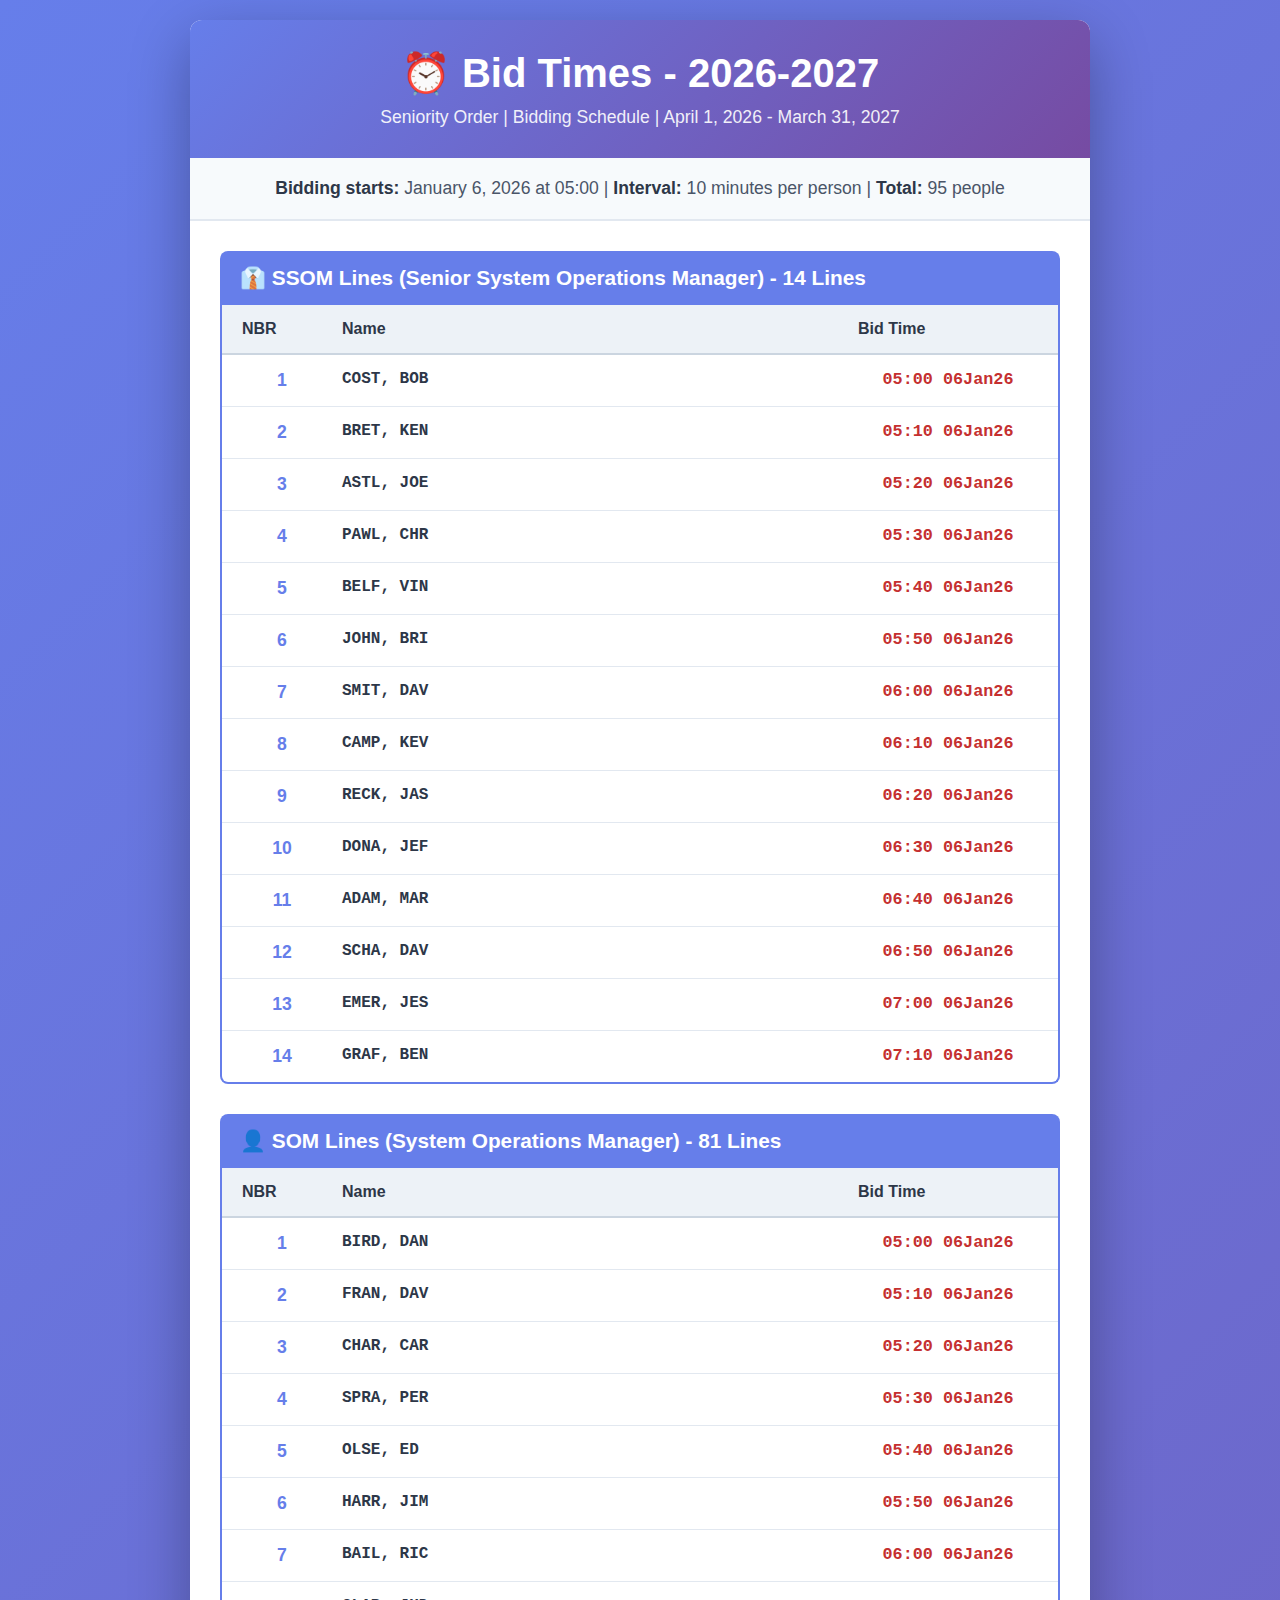
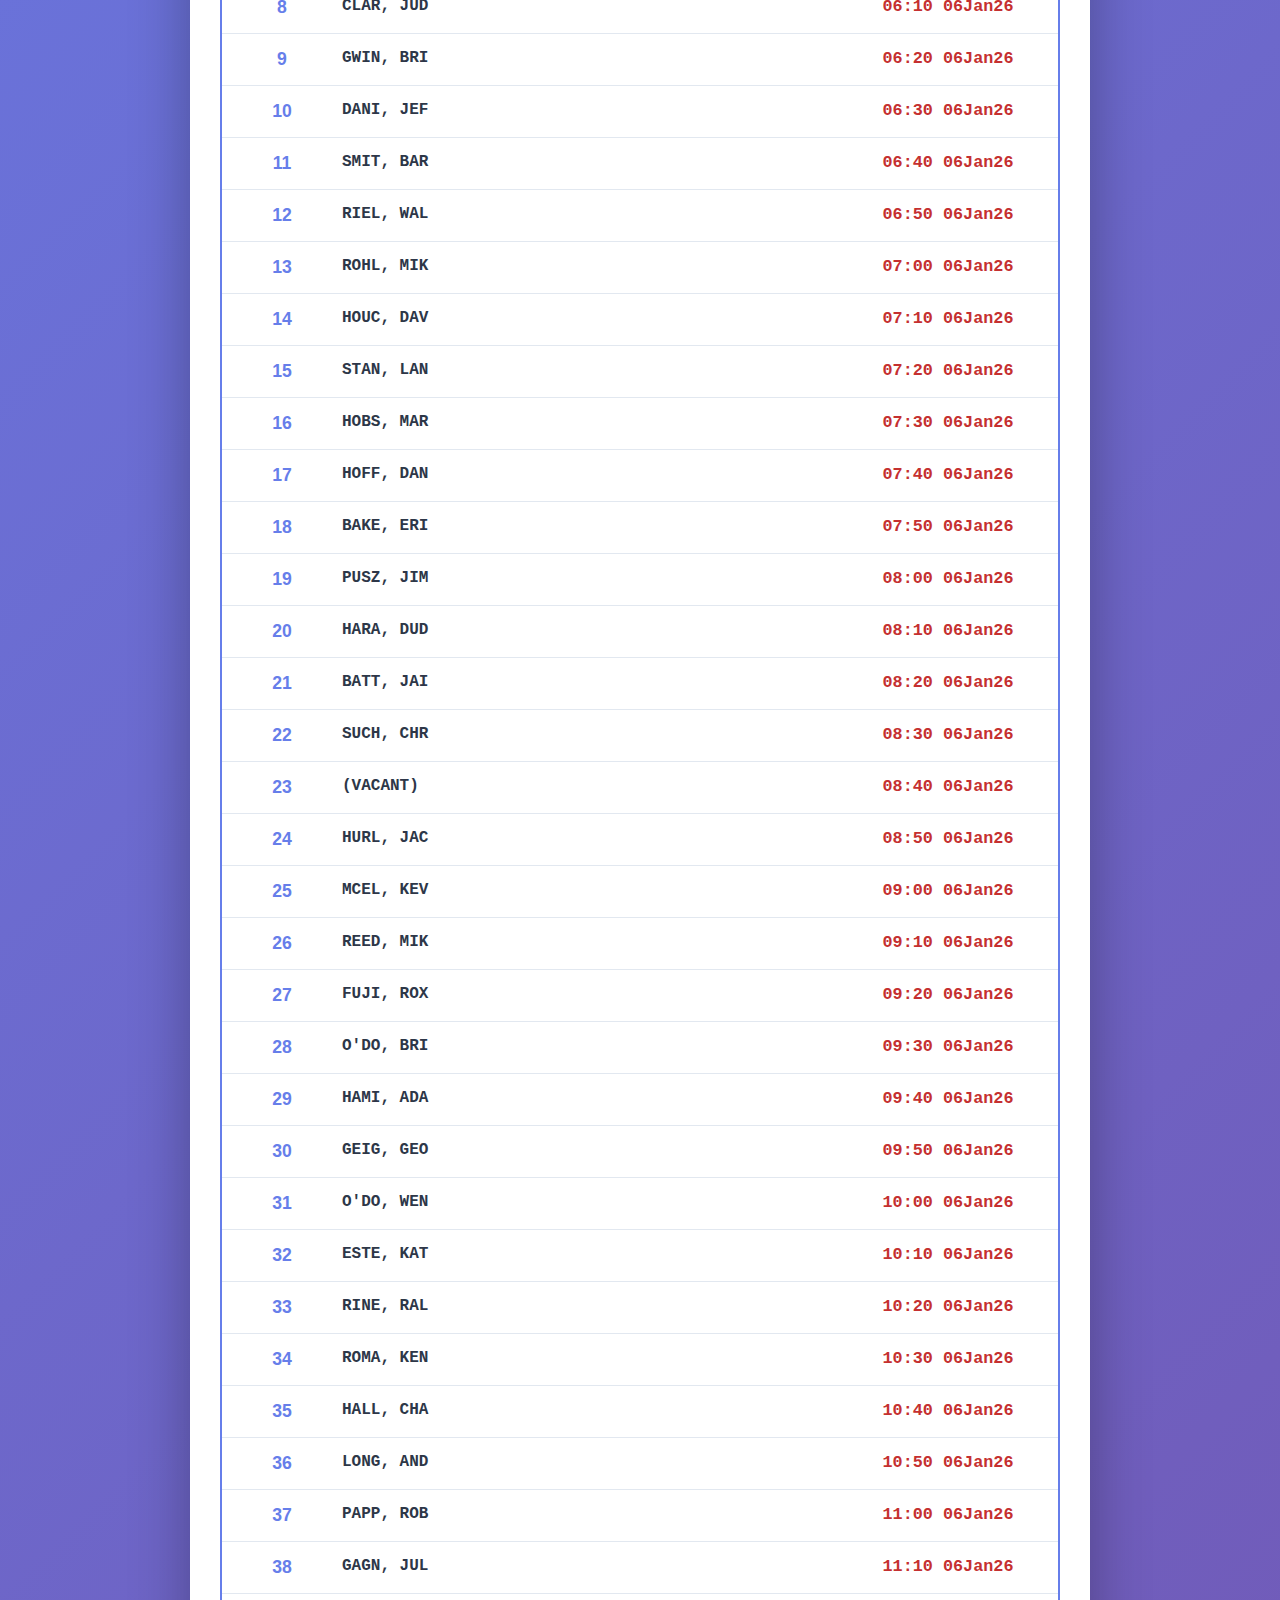
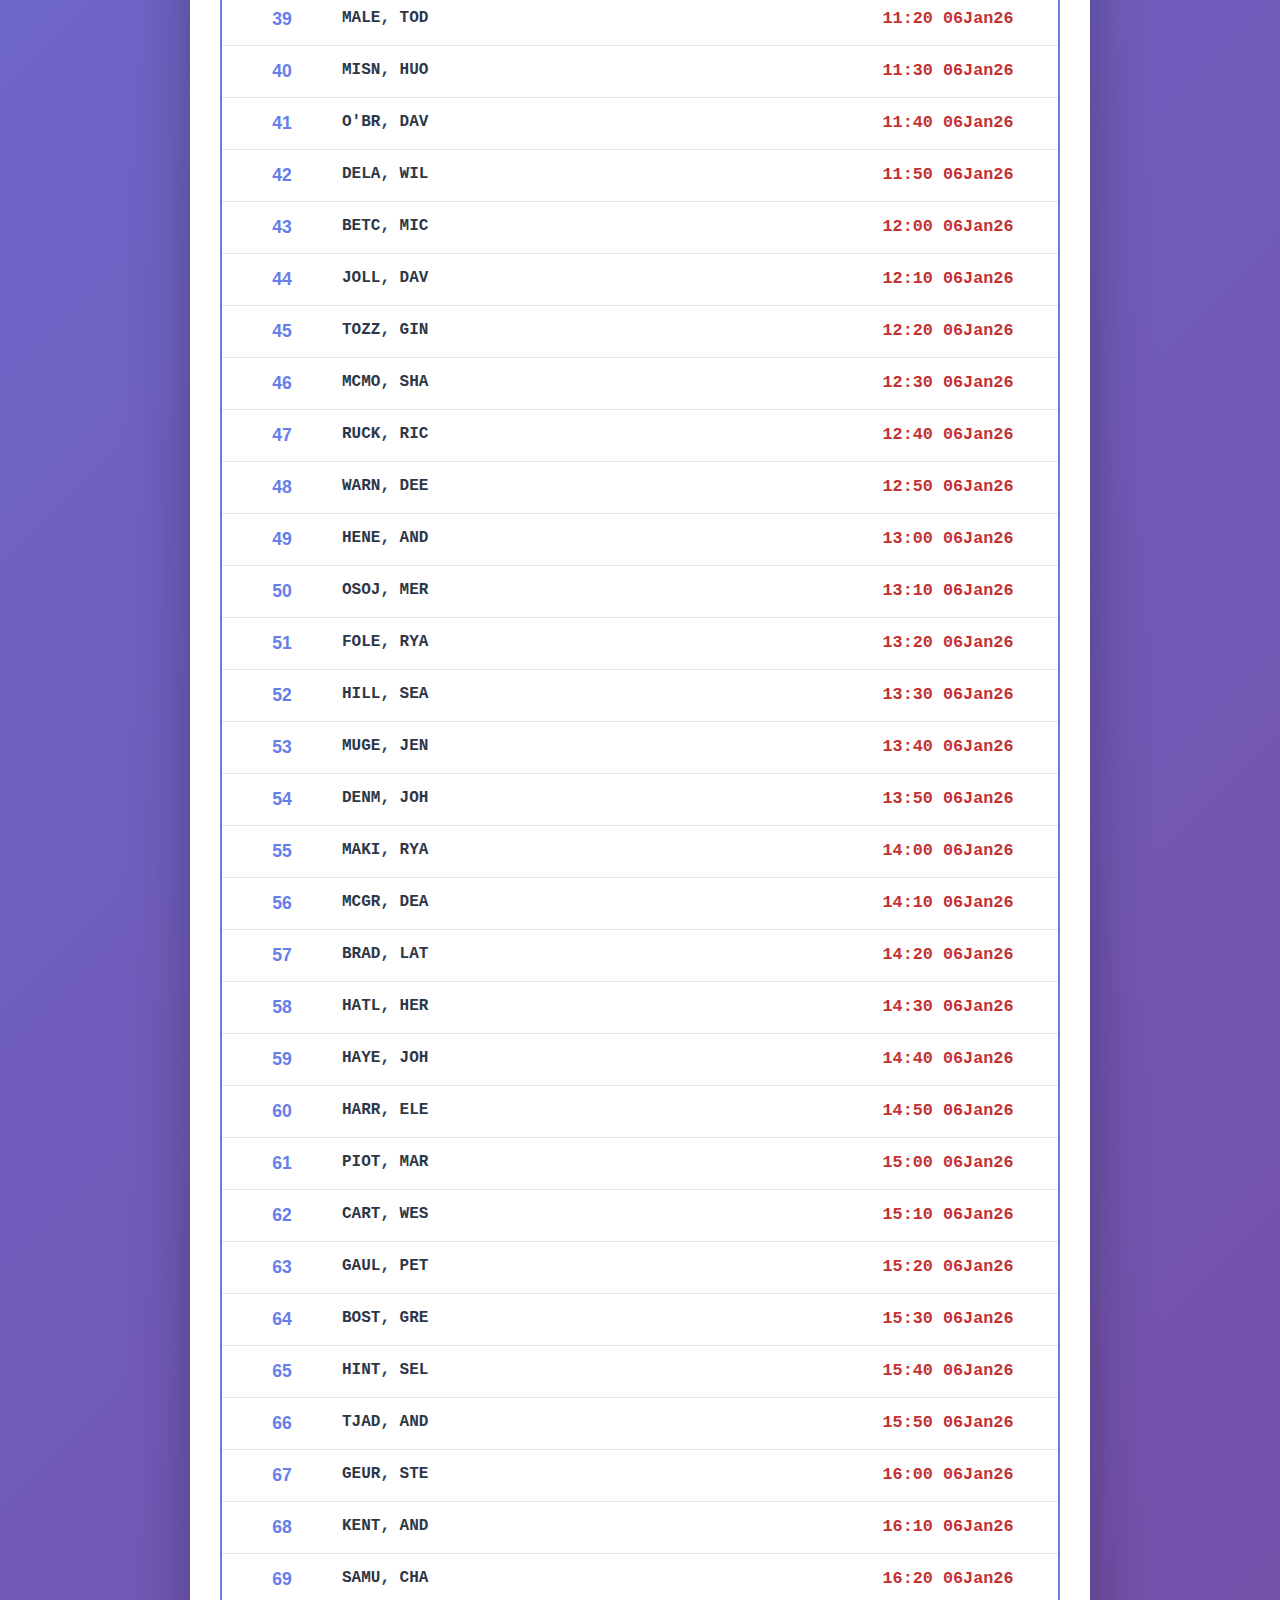
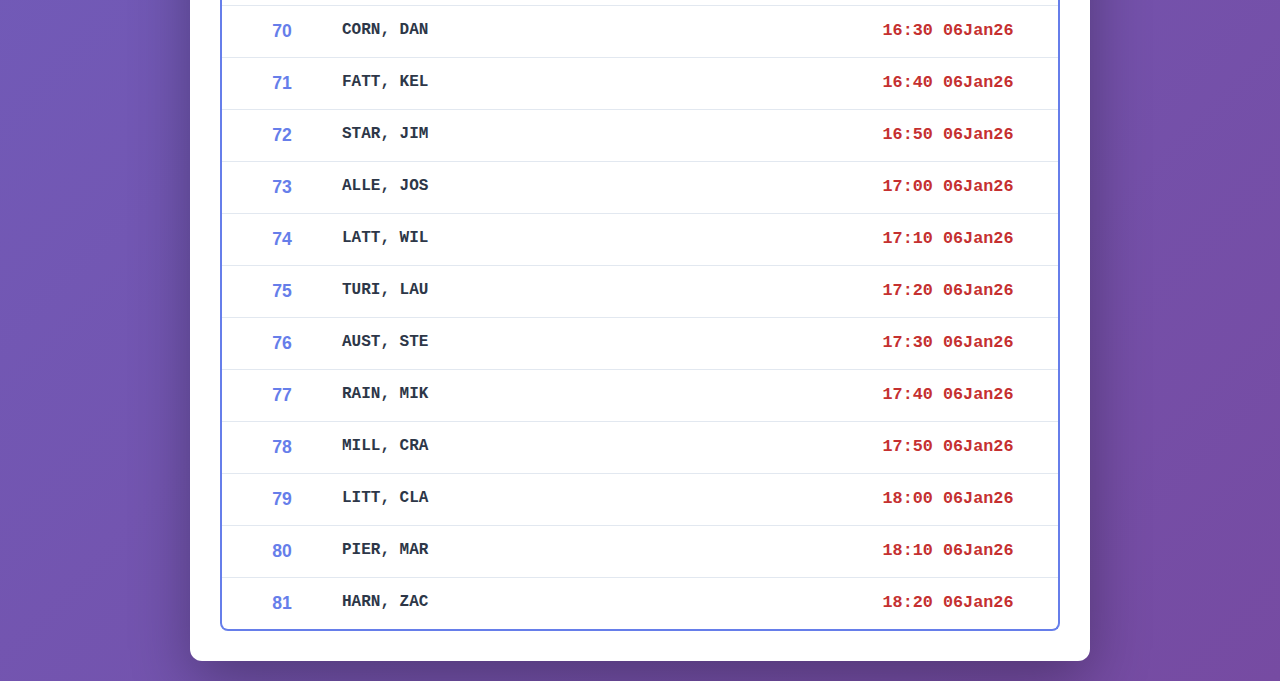
<file: bid_times.html>
<!DOCTYPE html>
<html lang="en">
<head>
    <meta charset="UTF-8">
    <meta name="viewport" content="width=device-width, initial-scale=1.0">
    <title>2026-2027 Bid Times</title>
    <style>
        * {
            margin: 0;
            padding: 0;
            box-sizing: border-box;
        }

        body {
            font-family: -apple-system, BlinkMacSystemFont, 'Segoe UI', Roboto, Oxygen, Ubuntu, Cantarell, sans-serif;
            background: linear-gradient(135deg, #667eea 0%, #764ba2 100%);
            min-height: 100vh;
            padding: 20px;
        }

        .container {
            max-width: 900px;
            margin: 0 auto;
            background: white;
            border-radius: 12px;
            box-shadow: 0 20px 60px rgba(0,0,0,0.3);
            overflow: hidden;
        }

        .header {
            background: linear-gradient(135deg, #667eea 0%, #764ba2 100%);
            color: white;
            padding: 30px;
            text-align: center;
        }

        .header h1 {
            font-size: 2.5em;
            margin-bottom: 10px;
        }

        .header p {
            font-size: 1.1em;
            opacity: 0.9;
        }

        .info-banner {
            background: #f7fafc;
            padding: 20px;
            border-bottom: 2px solid #e2e8f0;
            text-align: center;
            color: #4a5568;
            font-size: 1.1em;
        }

        .info-banner strong {
            color: #2d3748;
        }

        .content {
            padding: 30px;
        }

        .section-header {
            background: #667eea;
            color: white;
            padding: 15px 20px;
            font-size: 1.3em;
            font-weight: 700;
            border-radius: 8px 8px 0 0;
            margin-top: 30px;
        }

        .section-header:first-child {
            margin-top: 0;
        }

        .table-container {
            background: white;
            border: 2px solid #667eea;
            border-top: none;
            border-radius: 0 0 8px 8px;
            overflow: hidden;
        }

        .bid-table-header {
            display: grid;
            grid-template-columns: 80px 1fr 180px;
            gap: 20px;
            padding: 15px 20px;
            background: #edf2f7;
            font-weight: 700;
            color: #2d3748;
            border-bottom: 2px solid #cbd5e0;
        }

        .bid-table-row {
            display: grid;
            grid-template-columns: 80px 1fr 180px;
            gap: 20px;
            padding: 15px 20px;
            border-bottom: 1px solid #e2e8f0;
            transition: background 0.2s;
        }

        .bid-table-row:hover {
            background: #f7fafc;
        }

        .bid-table-row:last-child {
            border-bottom: none;
        }

        .nbr {
            text-align: center;
            color: #667eea;
            font-weight: 700;
            font-size: 1.1em;
        }

        .name {
            font-weight: 600;
            color: #2d3748;
            font-family: 'Courier New', monospace;
        }

        .bid-time {
            font-family: 'Courier New', monospace;
            font-weight: 700;
            color: #c53030;
            text-align: center;
            font-size: 1.05em;
        }

        @media (max-width: 768px) {
            .bid-table-header,
            .bid-table-row {
                grid-template-columns: 60px 1fr 140px;
                gap: 15px;
                padding: 12px 15px;
                font-size: 0.9em;
            }

            .header h1 {
                font-size: 1.8em;
            }

            .section-header {
                font-size: 1.1em;
            }
        }
    </style>
</head>
<body>
    <div class="container">
        <div class="header">
            <h1>⏰ Bid Times - 2026-2027</h1>
            <p>Seniority Order | Bidding Schedule | April 1, 2026 - March 31, 2027</p>
        </div>

        <div class="info-banner">
            <strong>Bidding starts:</strong> January 6, 2026 at 05:00 | <strong>Interval:</strong> 10 minutes per person | <strong>Total:</strong> 95 people
        </div>

        <div class="content">
            <!-- SSOM Lines -->
            <div class="section-header">
                👔 SSOM Lines (Senior System Operations Manager) - 14 Lines
            </div>
            <div class="table-container">
                <div class="bid-table-header">
                    <div>NBR</div>
                    <div>Name</div>
                    <div>Bid Time</div>
                </div>
                <div class="bid-table-row">
                    <div class="nbr">1</div>
                    <div class="name">COST, BOB</div>
                    <div class="bid-time">05:00 06Jan26</div>
                </div>
                <div class="bid-table-row">
                    <div class="nbr">2</div>
                    <div class="name">BRET, KEN</div>
                    <div class="bid-time">05:10 06Jan26</div>
                </div>
                <div class="bid-table-row">
                    <div class="nbr">3</div>
                    <div class="name">ASTL, JOE</div>
                    <div class="bid-time">05:20 06Jan26</div>
                </div>
                <div class="bid-table-row">
                    <div class="nbr">4</div>
                    <div class="name">PAWL, CHR</div>
                    <div class="bid-time">05:30 06Jan26</div>
                </div>
                <div class="bid-table-row">
                    <div class="nbr">5</div>
                    <div class="name">BELF, VIN</div>
                    <div class="bid-time">05:40 06Jan26</div>
                </div>
                <div class="bid-table-row">
                    <div class="nbr">6</div>
                    <div class="name">JOHN, BRI</div>
                    <div class="bid-time">05:50 06Jan26</div>
                </div>
                <div class="bid-table-row">
                    <div class="nbr">7</div>
                    <div class="name">SMIT, DAV</div>
                    <div class="bid-time">06:00 06Jan26</div>
                </div>
                <div class="bid-table-row">
                    <div class="nbr">8</div>
                    <div class="name">CAMP, KEV</div>
                    <div class="bid-time">06:10 06Jan26</div>
                </div>
                <div class="bid-table-row">
                    <div class="nbr">9</div>
                    <div class="name">RECK, JAS</div>
                    <div class="bid-time">06:20 06Jan26</div>
                </div>
                <div class="bid-table-row">
                    <div class="nbr">10</div>
                    <div class="name">DONA, JEF</div>
                    <div class="bid-time">06:30 06Jan26</div>
                </div>
                <div class="bid-table-row">
                    <div class="nbr">11</div>
                    <div class="name">ADAM, MAR</div>
                    <div class="bid-time">06:40 06Jan26</div>
                </div>
                <div class="bid-table-row">
                    <div class="nbr">12</div>
                    <div class="name">SCHA, DAV</div>
                    <div class="bid-time">06:50 06Jan26</div>
                </div>
                <div class="bid-table-row">
                    <div class="nbr">13</div>
                    <div class="name">EMER, JES</div>
                    <div class="bid-time">07:00 06Jan26</div>
                </div>
                <div class="bid-table-row">
                    <div class="nbr">14</div>
                    <div class="name">GRAF, BEN</div>
                    <div class="bid-time">07:10 06Jan26</div>
                </div>
            </div>

            <!-- SOM Lines -->
            <div class="section-header">
                👤 SOM Lines (System Operations Manager) - 81 Lines
            </div>
            <div class="table-container">
                <div class="bid-table-header">
                    <div>NBR</div>
                    <div>Name</div>
                    <div>Bid Time</div>
                </div>
                <div class="bid-table-row">
                    <div class="nbr">1</div>
                    <div class="name">BIRD, DAN</div>
                    <div class="bid-time">05:00 06Jan26</div>
                </div>
                <div class="bid-table-row">
                    <div class="nbr">2</div>
                    <div class="name">FRAN, DAV</div>
                    <div class="bid-time">05:10 06Jan26</div>
                </div>
                <div class="bid-table-row">
                    <div class="nbr">3</div>
                    <div class="name">CHAR, CAR</div>
                    <div class="bid-time">05:20 06Jan26</div>
                </div>
                <div class="bid-table-row">
                    <div class="nbr">4</div>
                    <div class="name">SPRA, PER</div>
                    <div class="bid-time">05:30 06Jan26</div>
                </div>
                <div class="bid-table-row">
                    <div class="nbr">5</div>
                    <div class="name">OLSE, ED</div>
                    <div class="bid-time">05:40 06Jan26</div>
                </div>
                <div class="bid-table-row">
                    <div class="nbr">6</div>
                    <div class="name">HARR, JIM</div>
                    <div class="bid-time">05:50 06Jan26</div>
                </div>
                <div class="bid-table-row">
                    <div class="nbr">7</div>
                    <div class="name">BAIL, RIC</div>
                    <div class="bid-time">06:00 06Jan26</div>
                </div>
                <div class="bid-table-row">
                    <div class="nbr">8</div>
                    <div class="name">CLAR, JUD</div>
                    <div class="bid-time">06:10 06Jan26</div>
                </div>
                <div class="bid-table-row">
                    <div class="nbr">9</div>
                    <div class="name">GWIN, BRI</div>
                    <div class="bid-time">06:20 06Jan26</div>
                </div>
                <div class="bid-table-row">
                    <div class="nbr">10</div>
                    <div class="name">DANI, JEF</div>
                    <div class="bid-time">06:30 06Jan26</div>
                </div>
                <div class="bid-table-row">
                    <div class="nbr">11</div>
                    <div class="name">SMIT, BAR</div>
                    <div class="bid-time">06:40 06Jan26</div>
                </div>
                <div class="bid-table-row">
                    <div class="nbr">12</div>
                    <div class="name">RIEL, WAL</div>
                    <div class="bid-time">06:50 06Jan26</div>
                </div>
                <div class="bid-table-row">
                    <div class="nbr">13</div>
                    <div class="name">ROHL, MIK</div>
                    <div class="bid-time">07:00 06Jan26</div>
                </div>
                <div class="bid-table-row">
                    <div class="nbr">14</div>
                    <div class="name">HOUC, DAV</div>
                    <div class="bid-time">07:10 06Jan26</div>
                </div>
                <div class="bid-table-row">
                    <div class="nbr">15</div>
                    <div class="name">STAN, LAN</div>
                    <div class="bid-time">07:20 06Jan26</div>
                </div>
                <div class="bid-table-row">
                    <div class="nbr">16</div>
                    <div class="name">HOBS, MAR</div>
                    <div class="bid-time">07:30 06Jan26</div>
                </div>
                <div class="bid-table-row">
                    <div class="nbr">17</div>
                    <div class="name">HOFF, DAN</div>
                    <div class="bid-time">07:40 06Jan26</div>
                </div>
                <div class="bid-table-row">
                    <div class="nbr">18</div>
                    <div class="name">BAKE, ERI</div>
                    <div class="bid-time">07:50 06Jan26</div>
                </div>
                <div class="bid-table-row">
                    <div class="nbr">19</div>
                    <div class="name">PUSZ, JIM</div>
                    <div class="bid-time">08:00 06Jan26</div>
                </div>
                <div class="bid-table-row">
                    <div class="nbr">20</div>
                    <div class="name">HARA, DUD</div>
                    <div class="bid-time">08:10 06Jan26</div>
                </div>
                <div class="bid-table-row">
                    <div class="nbr">21</div>
                    <div class="name">BATT, JAI</div>
                    <div class="bid-time">08:20 06Jan26</div>
                </div>
                <div class="bid-table-row">
                    <div class="nbr">22</div>
                    <div class="name">SUCH, CHR</div>
                    <div class="bid-time">08:30 06Jan26</div>
                </div>
                <div class="bid-table-row">
                    <div class="nbr">23</div>
                    <div class="name">(VACANT)</div>
                    <div class="bid-time">08:40 06Jan26</div>
                </div>
                <div class="bid-table-row">
                    <div class="nbr">24</div>
                    <div class="name">HURL, JAC</div>
                    <div class="bid-time">08:50 06Jan26</div>
                </div>
                <div class="bid-table-row">
                    <div class="nbr">25</div>
                    <div class="name">MCEL, KEV</div>
                    <div class="bid-time">09:00 06Jan26</div>
                </div>
                <div class="bid-table-row">
                    <div class="nbr">26</div>
                    <div class="name">REED, MIK</div>
                    <div class="bid-time">09:10 06Jan26</div>
                </div>
                <div class="bid-table-row">
                    <div class="nbr">27</div>
                    <div class="name">FUJI, ROX</div>
                    <div class="bid-time">09:20 06Jan26</div>
                </div>
                <div class="bid-table-row">
                    <div class="nbr">28</div>
                    <div class="name">O'DO, BRI</div>
                    <div class="bid-time">09:30 06Jan26</div>
                </div>
                <div class="bid-table-row">
                    <div class="nbr">29</div>
                    <div class="name">HAMI, ADA</div>
                    <div class="bid-time">09:40 06Jan26</div>
                </div>
                <div class="bid-table-row">
                    <div class="nbr">30</div>
                    <div class="name">GEIG, GEO</div>
                    <div class="bid-time">09:50 06Jan26</div>
                </div>
                <div class="bid-table-row">
                    <div class="nbr">31</div>
                    <div class="name">O'DO, WEN</div>
                    <div class="bid-time">10:00 06Jan26</div>
                </div>
                <div class="bid-table-row">
                    <div class="nbr">32</div>
                    <div class="name">ESTE, KAT</div>
                    <div class="bid-time">10:10 06Jan26</div>
                </div>
                <div class="bid-table-row">
                    <div class="nbr">33</div>
                    <div class="name">RINE, RAL</div>
                    <div class="bid-time">10:20 06Jan26</div>
                </div>
                <div class="bid-table-row">
                    <div class="nbr">34</div>
                    <div class="name">ROMA, KEN</div>
                    <div class="bid-time">10:30 06Jan26</div>
                </div>
                <div class="bid-table-row">
                    <div class="nbr">35</div>
                    <div class="name">HALL, CHA</div>
                    <div class="bid-time">10:40 06Jan26</div>
                </div>
                <div class="bid-table-row">
                    <div class="nbr">36</div>
                    <div class="name">LONG, AND</div>
                    <div class="bid-time">10:50 06Jan26</div>
                </div>
                <div class="bid-table-row">
                    <div class="nbr">37</div>
                    <div class="name">PAPP, ROB</div>
                    <div class="bid-time">11:00 06Jan26</div>
                </div>
                <div class="bid-table-row">
                    <div class="nbr">38</div>
                    <div class="name">GAGN, JUL</div>
                    <div class="bid-time">11:10 06Jan26</div>
                </div>
                <div class="bid-table-row">
                    <div class="nbr">39</div>
                    <div class="name">MALE, TOD</div>
                    <div class="bid-time">11:20 06Jan26</div>
                </div>
                <div class="bid-table-row">
                    <div class="nbr">40</div>
                    <div class="name">MISN, HUO</div>
                    <div class="bid-time">11:30 06Jan26</div>
                </div>
                <div class="bid-table-row">
                    <div class="nbr">41</div>
                    <div class="name">O'BR, DAV</div>
                    <div class="bid-time">11:40 06Jan26</div>
                </div>
                <div class="bid-table-row">
                    <div class="nbr">42</div>
                    <div class="name">DELA, WIL</div>
                    <div class="bid-time">11:50 06Jan26</div>
                </div>
                <div class="bid-table-row">
                    <div class="nbr">43</div>
                    <div class="name">BETC, MIC</div>
                    <div class="bid-time">12:00 06Jan26</div>
                </div>
                <div class="bid-table-row">
                    <div class="nbr">44</div>
                    <div class="name">JOLL, DAV</div>
                    <div class="bid-time">12:10 06Jan26</div>
                </div>
                <div class="bid-table-row">
                    <div class="nbr">45</div>
                    <div class="name">TOZZ, GIN</div>
                    <div class="bid-time">12:20 06Jan26</div>
                </div>
                <div class="bid-table-row">
                    <div class="nbr">46</div>
                    <div class="name">MCMO, SHA</div>
                    <div class="bid-time">12:30 06Jan26</div>
                </div>
                <div class="bid-table-row">
                    <div class="nbr">47</div>
                    <div class="name">RUCK, RIC</div>
                    <div class="bid-time">12:40 06Jan26</div>
                </div>
                <div class="bid-table-row">
                    <div class="nbr">48</div>
                    <div class="name">WARN, DEE</div>
                    <div class="bid-time">12:50 06Jan26</div>
                </div>
                <div class="bid-table-row">
                    <div class="nbr">49</div>
                    <div class="name">HENE, AND</div>
                    <div class="bid-time">13:00 06Jan26</div>
                </div>
                <div class="bid-table-row">
                    <div class="nbr">50</div>
                    <div class="name">OSOJ, MER</div>
                    <div class="bid-time">13:10 06Jan26</div>
                </div>
                <div class="bid-table-row">
                    <div class="nbr">51</div>
                    <div class="name">FOLE, RYA</div>
                    <div class="bid-time">13:20 06Jan26</div>
                </div>
                <div class="bid-table-row">
                    <div class="nbr">52</div>
                    <div class="name">HILL, SEA</div>
                    <div class="bid-time">13:30 06Jan26</div>
                </div>
                <div class="bid-table-row">
                    <div class="nbr">53</div>
                    <div class="name">MUGE, JEN</div>
                    <div class="bid-time">13:40 06Jan26</div>
                </div>
                <div class="bid-table-row">
                    <div class="nbr">54</div>
                    <div class="name">DENM, JOH</div>
                    <div class="bid-time">13:50 06Jan26</div>
                </div>
                <div class="bid-table-row">
                    <div class="nbr">55</div>
                    <div class="name">MAKI, RYA</div>
                    <div class="bid-time">14:00 06Jan26</div>
                </div>
                <div class="bid-table-row">
                    <div class="nbr">56</div>
                    <div class="name">MCGR, DEA</div>
                    <div class="bid-time">14:10 06Jan26</div>
                </div>
                <div class="bid-table-row">
                    <div class="nbr">57</div>
                    <div class="name">BRAD, LAT</div>
                    <div class="bid-time">14:20 06Jan26</div>
                </div>
                <div class="bid-table-row">
                    <div class="nbr">58</div>
                    <div class="name">HATL, HER</div>
                    <div class="bid-time">14:30 06Jan26</div>
                </div>
                <div class="bid-table-row">
                    <div class="nbr">59</div>
                    <div class="name">HAYE, JOH</div>
                    <div class="bid-time">14:40 06Jan26</div>
                </div>
                <div class="bid-table-row">
                    <div class="nbr">60</div>
                    <div class="name">HARR, ELE</div>
                    <div class="bid-time">14:50 06Jan26</div>
                </div>
                <div class="bid-table-row">
                    <div class="nbr">61</div>
                    <div class="name">PIOT, MAR</div>
                    <div class="bid-time">15:00 06Jan26</div>
                </div>
                <div class="bid-table-row">
                    <div class="nbr">62</div>
                    <div class="name">CART, WES</div>
                    <div class="bid-time">15:10 06Jan26</div>
                </div>
                <div class="bid-table-row">
                    <div class="nbr">63</div>
                    <div class="name">GAUL, PET</div>
                    <div class="bid-time">15:20 06Jan26</div>
                </div>
                <div class="bid-table-row">
                    <div class="nbr">64</div>
                    <div class="name">BOST, GRE</div>
                    <div class="bid-time">15:30 06Jan26</div>
                </div>
                <div class="bid-table-row">
                    <div class="nbr">65</div>
                    <div class="name">HINT, SEL</div>
                    <div class="bid-time">15:40 06Jan26</div>
                </div>
                <div class="bid-table-row">
                    <div class="nbr">66</div>
                    <div class="name">TJAD, AND</div>
                    <div class="bid-time">15:50 06Jan26</div>
                </div>
                <div class="bid-table-row">
                    <div class="nbr">67</div>
                    <div class="name">GEUR, STE</div>
                    <div class="bid-time">16:00 06Jan26</div>
                </div>
                <div class="bid-table-row">
                    <div class="nbr">68</div>
                    <div class="name">KENT, AND</div>
                    <div class="bid-time">16:10 06Jan26</div>
                </div>
                <div class="bid-table-row">
                    <div class="nbr">69</div>
                    <div class="name">SAMU, CHA</div>
                    <div class="bid-time">16:20 06Jan26</div>
                </div>
                <div class="bid-table-row">
                    <div class="nbr">70</div>
                    <div class="name">CORN, DAN</div>
                    <div class="bid-time">16:30 06Jan26</div>
                </div>
                <div class="bid-table-row">
                    <div class="nbr">71</div>
                    <div class="name">FATT, KEL</div>
                    <div class="bid-time">16:40 06Jan26</div>
                </div>
                <div class="bid-table-row">
                    <div class="nbr">72</div>
                    <div class="name">STAR, JIM</div>
                    <div class="bid-time">16:50 06Jan26</div>
                </div>
                <div class="bid-table-row">
                    <div class="nbr">73</div>
                    <div class="name">ALLE, JOS</div>
                    <div class="bid-time">17:00 06Jan26</div>
                </div>
                <div class="bid-table-row">
                    <div class="nbr">74</div>
                    <div class="name">LATT, WIL</div>
                    <div class="bid-time">17:10 06Jan26</div>
                </div>
                <div class="bid-table-row">
                    <div class="nbr">75</div>
                    <div class="name">TURI, LAU</div>
                    <div class="bid-time">17:20 06Jan26</div>
                </div>
                <div class="bid-table-row">
                    <div class="nbr">76</div>
                    <div class="name">AUST, STE</div>
                    <div class="bid-time">17:30 06Jan26</div>
                </div>
                <div class="bid-table-row">
                    <div class="nbr">77</div>
                    <div class="name">RAIN, MIK</div>
                    <div class="bid-time">17:40 06Jan26</div>
                </div>
                <div class="bid-table-row">
                    <div class="nbr">78</div>
                    <div class="name">MILL, CRA</div>
                    <div class="bid-time">17:50 06Jan26</div>
                </div>
                <div class="bid-table-row">
                    <div class="nbr">79</div>
                    <div class="name">LITT, CLA</div>
                    <div class="bid-time">18:00 06Jan26</div>
                </div>
                <div class="bid-table-row">
                    <div class="nbr">80</div>
                    <div class="name">PIER, MAR</div>
                    <div class="bid-time">18:10 06Jan26</div>
                </div>
                <div class="bid-table-row">
                    <div class="nbr">81</div>
                    <div class="name">HARN, ZAC</div>
                    <div class="bid-time">18:20 06Jan26</div>
                </div>
            </div>
        </div>
    </div>
</body>
</html>
</file>
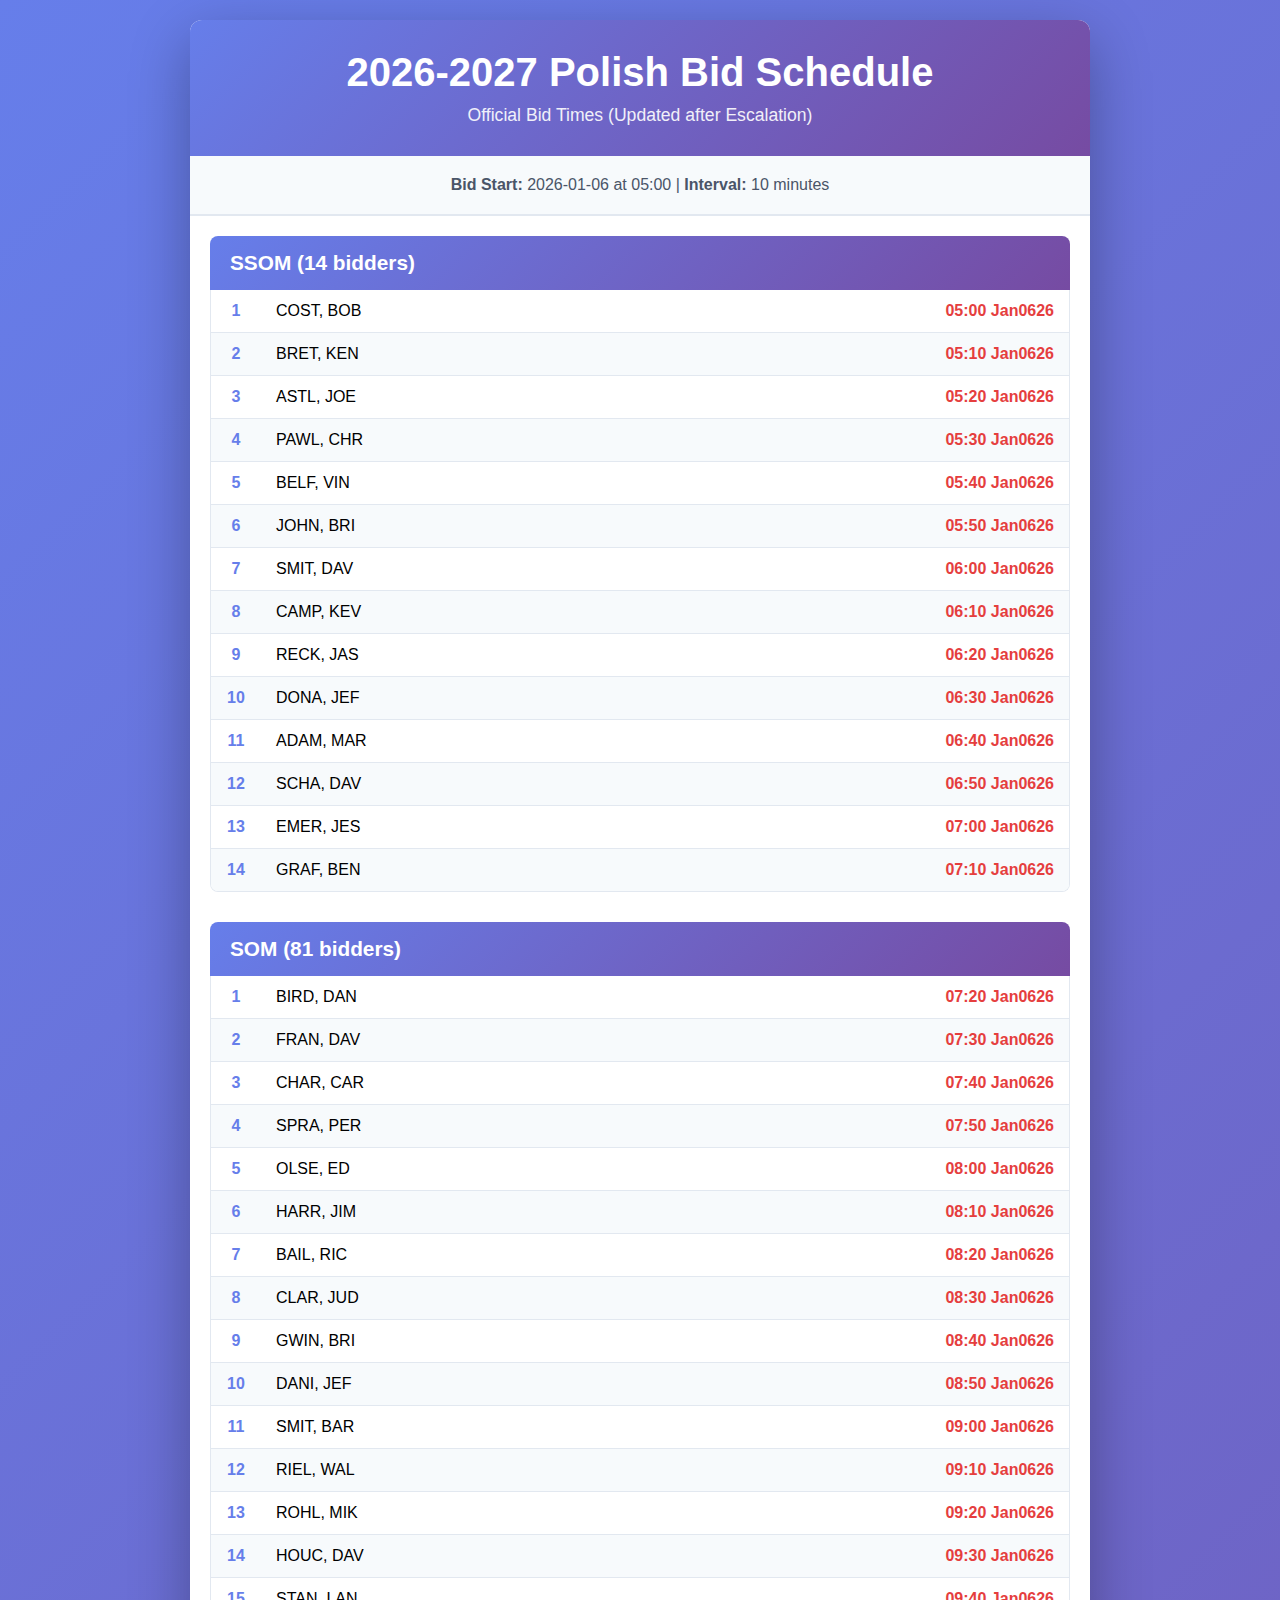
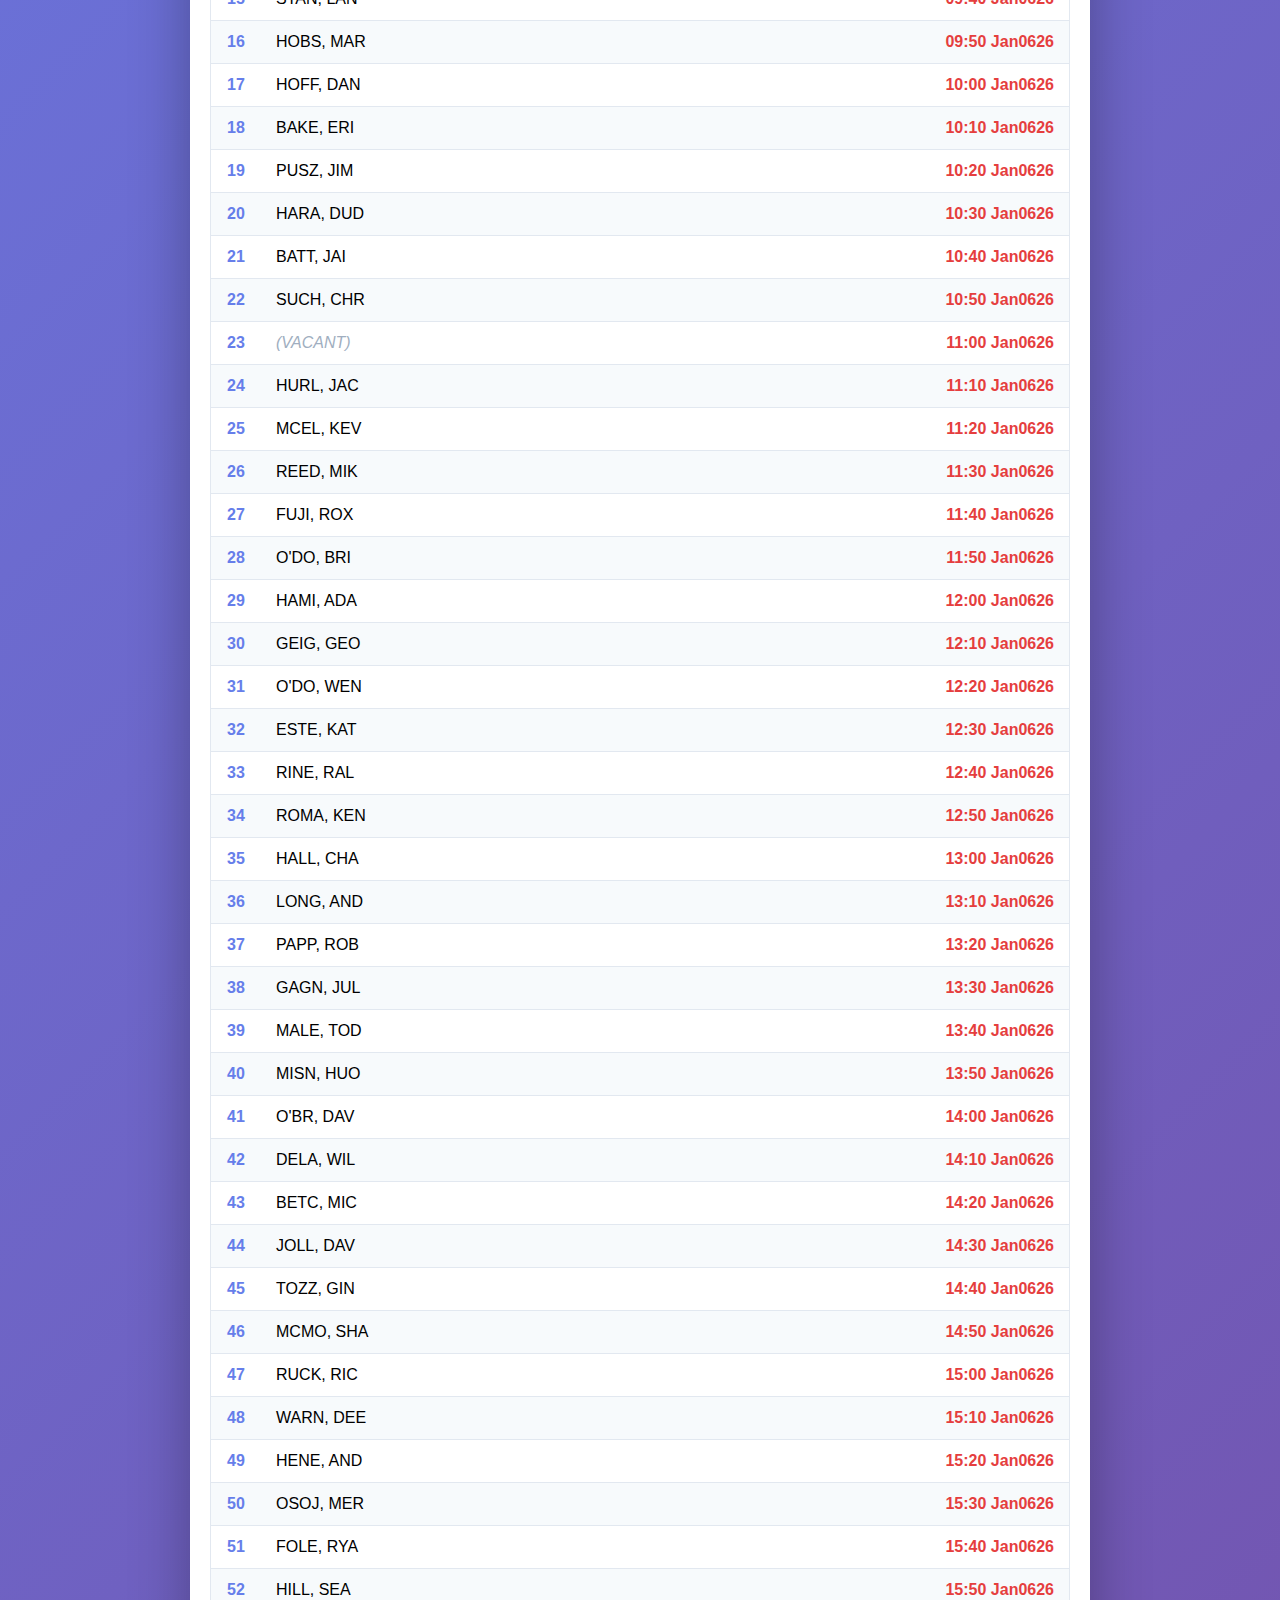
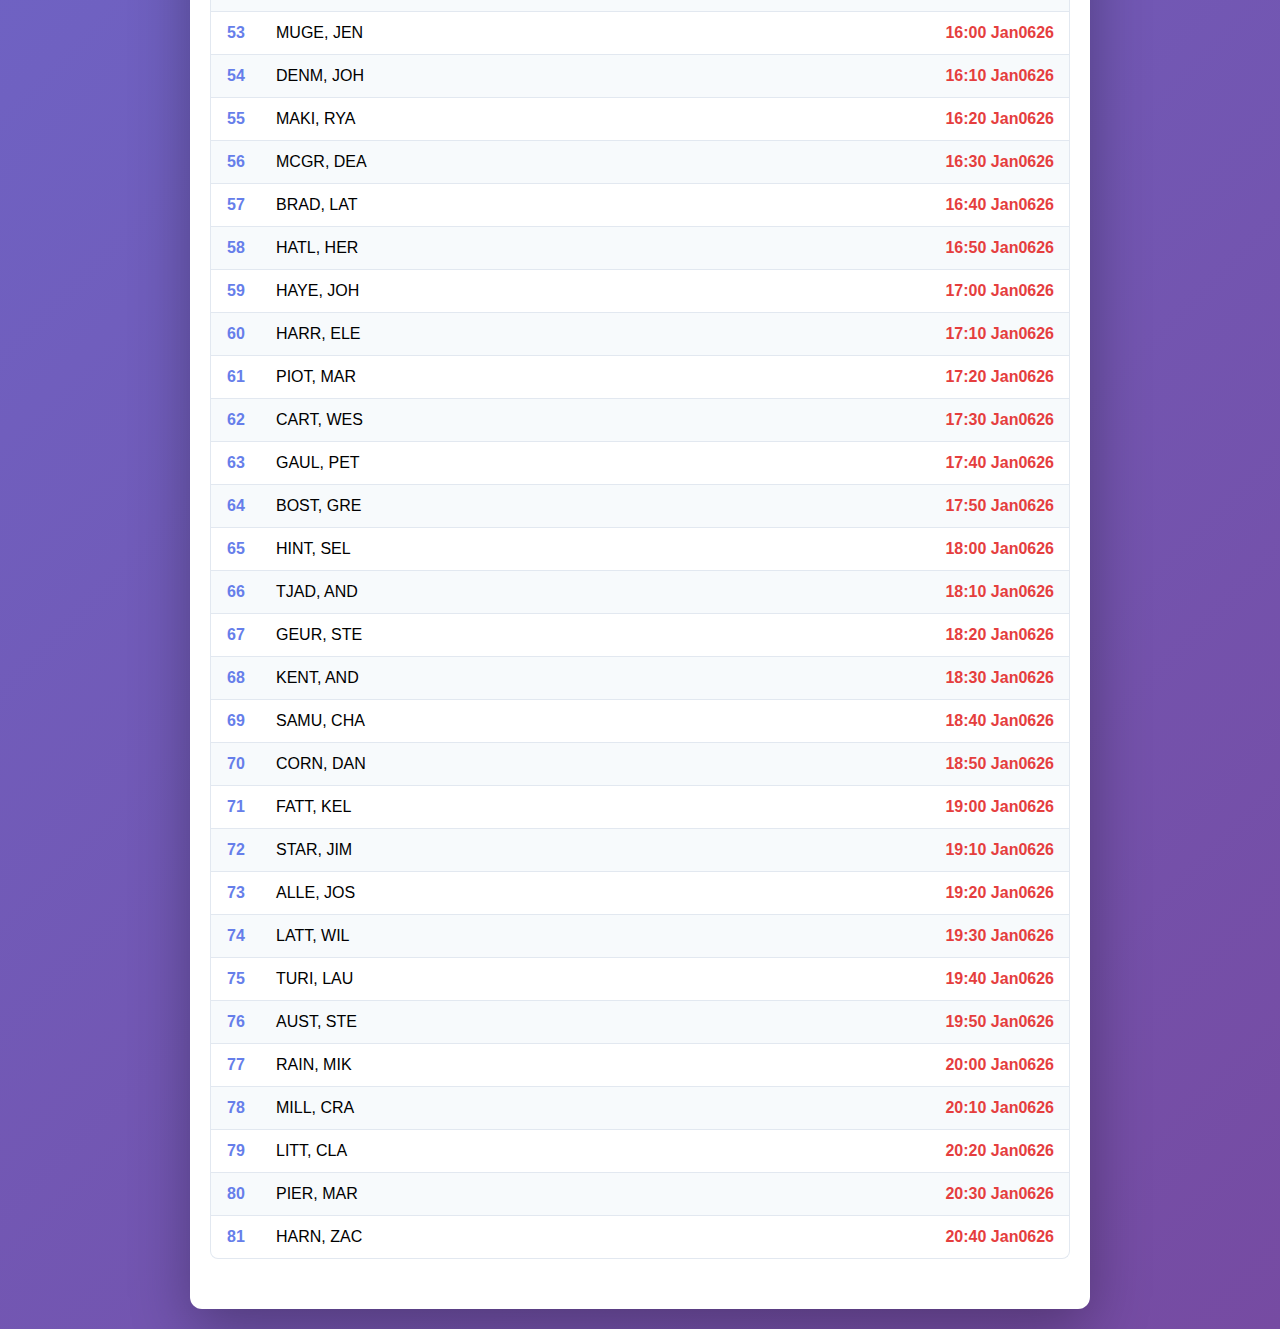
<file: ESCALATION_bid_times.html>
<!DOCTYPE html>
<html lang="en">
<head>
    <meta charset="UTF-8">
    <meta name="viewport" content="width=device-width, initial-scale=1.0">
    <title>2026-2027 Bid Times (Updated)</title>
    <style>
        * { margin: 0; padding: 0; box-sizing: border-box; }
        body { font-family: -apple-system, BlinkMacSystemFont, 'Segoe UI', Roboto, sans-serif; background: linear-gradient(135deg, #667eea 0%, #764ba2 100%); min-height: 100vh; padding: 20px; }
        .container { max-width: 900px; margin: 0 auto; background: white; border-radius: 12px; box-shadow: 0 20px 60px rgba(0,0,0,0.3); overflow: hidden; }
        .header { background: linear-gradient(135deg, #667eea 0%, #764ba2 100%); color: white; padding: 30px; text-align: center; }
        .header h1 { font-size: 2.5em; margin-bottom: 10px; }
        .header p { font-size: 1.1em; opacity: 0.9; }
        .info-banner { background: #f7fafc; padding: 20px; border-bottom: 2px solid #e2e8f0; text-align: center; color: #4a5568; }
        .content { padding: 20px; }
        .group-section { margin-bottom: 30px; }
        .group-header { background: linear-gradient(135deg, #667eea 0%, #764ba2 100%); color: white; padding: 15px 20px; font-size: 1.3em; font-weight: bold; border-radius: 8px 8px 0 0; }
        .bid-table { border: 1px solid #e2e8f0; border-top: none; border-radius: 0 0 8px 8px; overflow: hidden; }
        .bid-table-row { display: grid; grid-template-columns: 50px 1fr 150px; border-bottom: 1px solid #e2e8f0; }
        .bid-table-row:last-child { border-bottom: none; }
        .bid-table-row:nth-child(even) { background: #f7fafc; }
        .bid-table-row > div { padding: 12px 15px; }
        .nbr { font-weight: bold; color: #667eea; text-align: center; }
        .name { font-weight: 500; }
        .bid-time { color: #e53e3e; font-weight: bold; text-align: right; }
        .vacant { color: #a0aec0; font-style: italic; }
    </style>
</head>
<body>
    <div class="container">
        <div class="header">
            <h1>2026-2027 Polish Bid Schedule</h1>
            <p>Official Bid Times (Updated after Escalation)</p>
        </div>
        <div class="info-banner">
            <strong>Bid Start:</strong> 2026-01-06 at 05:00 | <strong>Interval:</strong> 10 minutes
        </div>
        <div class="content">
            <div class="group-section">
                <div class="group-header">SSOM (14 bidders)</div>
                <div class="bid-table">
                    <div class="bid-table-row">
                        <div class="nbr">1</div>
                        <div class="name">COST, BOB</div>
                        <div class="bid-time">05:00 Jan0626</div>
                    </div>
                    <div class="bid-table-row">
                        <div class="nbr">2</div>
                        <div class="name">BRET, KEN</div>
                        <div class="bid-time">05:10 Jan0626</div>
                    </div>
                    <div class="bid-table-row">
                        <div class="nbr">3</div>
                        <div class="name">ASTL, JOE</div>
                        <div class="bid-time">05:20 Jan0626</div>
                    </div>
                    <div class="bid-table-row">
                        <div class="nbr">4</div>
                        <div class="name">PAWL, CHR</div>
                        <div class="bid-time">05:30 Jan0626</div>
                    </div>
                    <div class="bid-table-row">
                        <div class="nbr">5</div>
                        <div class="name">BELF, VIN</div>
                        <div class="bid-time">05:40 Jan0626</div>
                    </div>
                    <div class="bid-table-row">
                        <div class="nbr">6</div>
                        <div class="name">JOHN, BRI</div>
                        <div class="bid-time">05:50 Jan0626</div>
                    </div>
                    <div class="bid-table-row">
                        <div class="nbr">7</div>
                        <div class="name">SMIT, DAV</div>
                        <div class="bid-time">06:00 Jan0626</div>
                    </div>
                    <div class="bid-table-row">
                        <div class="nbr">8</div>
                        <div class="name">CAMP, KEV</div>
                        <div class="bid-time">06:10 Jan0626</div>
                    </div>
                    <div class="bid-table-row">
                        <div class="nbr">9</div>
                        <div class="name">RECK, JAS</div>
                        <div class="bid-time">06:20 Jan0626</div>
                    </div>
                    <div class="bid-table-row">
                        <div class="nbr">10</div>
                        <div class="name">DONA, JEF</div>
                        <div class="bid-time">06:30 Jan0626</div>
                    </div>
                    <div class="bid-table-row">
                        <div class="nbr">11</div>
                        <div class="name">ADAM, MAR</div>
                        <div class="bid-time">06:40 Jan0626</div>
                    </div>
                    <div class="bid-table-row">
                        <div class="nbr">12</div>
                        <div class="name">SCHA, DAV</div>
                        <div class="bid-time">06:50 Jan0626</div>
                    </div>
                    <div class="bid-table-row">
                        <div class="nbr">13</div>
                        <div class="name">EMER, JES</div>
                        <div class="bid-time">07:00 Jan0626</div>
                    </div>
                    <div class="bid-table-row">
                        <div class="nbr">14</div>
                        <div class="name">GRAF, BEN</div>
                        <div class="bid-time">07:10 Jan0626</div>
                    </div>
                </div>
            </div>
            <div class="group-section">
                <div class="group-header">SOM (81 bidders)</div>
                <div class="bid-table">
                    <div class="bid-table-row">
                        <div class="nbr">1</div>
                        <div class="name">BIRD, DAN</div>
                        <div class="bid-time">07:20 Jan0626</div>
                    </div>
                    <div class="bid-table-row">
                        <div class="nbr">2</div>
                        <div class="name">FRAN, DAV</div>
                        <div class="bid-time">07:30 Jan0626</div>
                    </div>
                    <div class="bid-table-row">
                        <div class="nbr">3</div>
                        <div class="name">CHAR, CAR</div>
                        <div class="bid-time">07:40 Jan0626</div>
                    </div>
                    <div class="bid-table-row">
                        <div class="nbr">4</div>
                        <div class="name">SPRA, PER</div>
                        <div class="bid-time">07:50 Jan0626</div>
                    </div>
                    <div class="bid-table-row">
                        <div class="nbr">5</div>
                        <div class="name">OLSE, ED</div>
                        <div class="bid-time">08:00 Jan0626</div>
                    </div>
                    <div class="bid-table-row">
                        <div class="nbr">6</div>
                        <div class="name">HARR, JIM</div>
                        <div class="bid-time">08:10 Jan0626</div>
                    </div>
                    <div class="bid-table-row">
                        <div class="nbr">7</div>
                        <div class="name">BAIL, RIC</div>
                        <div class="bid-time">08:20 Jan0626</div>
                    </div>
                    <div class="bid-table-row">
                        <div class="nbr">8</div>
                        <div class="name">CLAR, JUD</div>
                        <div class="bid-time">08:30 Jan0626</div>
                    </div>
                    <div class="bid-table-row">
                        <div class="nbr">9</div>
                        <div class="name">GWIN, BRI</div>
                        <div class="bid-time">08:40 Jan0626</div>
                    </div>
                    <div class="bid-table-row">
                        <div class="nbr">10</div>
                        <div class="name">DANI, JEF</div>
                        <div class="bid-time">08:50 Jan0626</div>
                    </div>
                    <div class="bid-table-row">
                        <div class="nbr">11</div>
                        <div class="name">SMIT, BAR</div>
                        <div class="bid-time">09:00 Jan0626</div>
                    </div>
                    <div class="bid-table-row">
                        <div class="nbr">12</div>
                        <div class="name">RIEL, WAL</div>
                        <div class="bid-time">09:10 Jan0626</div>
                    </div>
                    <div class="bid-table-row">
                        <div class="nbr">13</div>
                        <div class="name">ROHL, MIK</div>
                        <div class="bid-time">09:20 Jan0626</div>
                    </div>
                    <div class="bid-table-row">
                        <div class="nbr">14</div>
                        <div class="name">HOUC, DAV</div>
                        <div class="bid-time">09:30 Jan0626</div>
                    </div>
                    <div class="bid-table-row">
                        <div class="nbr">15</div>
                        <div class="name">STAN, LAN</div>
                        <div class="bid-time">09:40 Jan0626</div>
                    </div>
                    <div class="bid-table-row">
                        <div class="nbr">16</div>
                        <div class="name">HOBS, MAR</div>
                        <div class="bid-time">09:50 Jan0626</div>
                    </div>
                    <div class="bid-table-row">
                        <div class="nbr">17</div>
                        <div class="name">HOFF, DAN</div>
                        <div class="bid-time">10:00 Jan0626</div>
                    </div>
                    <div class="bid-table-row">
                        <div class="nbr">18</div>
                        <div class="name">BAKE, ERI</div>
                        <div class="bid-time">10:10 Jan0626</div>
                    </div>
                    <div class="bid-table-row">
                        <div class="nbr">19</div>
                        <div class="name">PUSZ, JIM</div>
                        <div class="bid-time">10:20 Jan0626</div>
                    </div>
                    <div class="bid-table-row">
                        <div class="nbr">20</div>
                        <div class="name">HARA, DUD</div>
                        <div class="bid-time">10:30 Jan0626</div>
                    </div>
                    <div class="bid-table-row">
                        <div class="nbr">21</div>
                        <div class="name">BATT, JAI</div>
                        <div class="bid-time">10:40 Jan0626</div>
                    </div>
                    <div class="bid-table-row">
                        <div class="nbr">22</div>
                        <div class="name">SUCH, CHR</div>
                        <div class="bid-time">10:50 Jan0626</div>
                    </div>
                    <div class="bid-table-row">
                        <div class="nbr">23</div>
                        <div class="name vacant">(VACANT)</div>
                        <div class="bid-time">11:00 Jan0626</div>
                    </div>
                    <div class="bid-table-row">
                        <div class="nbr">24</div>
                        <div class="name">HURL, JAC</div>
                        <div class="bid-time">11:10 Jan0626</div>
                    </div>
                    <div class="bid-table-row">
                        <div class="nbr">25</div>
                        <div class="name">MCEL, KEV</div>
                        <div class="bid-time">11:20 Jan0626</div>
                    </div>
                    <div class="bid-table-row">
                        <div class="nbr">26</div>
                        <div class="name">REED, MIK</div>
                        <div class="bid-time">11:30 Jan0626</div>
                    </div>
                    <div class="bid-table-row">
                        <div class="nbr">27</div>
                        <div class="name">FUJI, ROX</div>
                        <div class="bid-time">11:40 Jan0626</div>
                    </div>
                    <div class="bid-table-row">
                        <div class="nbr">28</div>
                        <div class="name">O'DO, BRI</div>
                        <div class="bid-time">11:50 Jan0626</div>
                    </div>
                    <div class="bid-table-row">
                        <div class="nbr">29</div>
                        <div class="name">HAMI, ADA</div>
                        <div class="bid-time">12:00 Jan0626</div>
                    </div>
                    <div class="bid-table-row">
                        <div class="nbr">30</div>
                        <div class="name">GEIG, GEO</div>
                        <div class="bid-time">12:10 Jan0626</div>
                    </div>
                    <div class="bid-table-row">
                        <div class="nbr">31</div>
                        <div class="name">O'DO, WEN</div>
                        <div class="bid-time">12:20 Jan0626</div>
                    </div>
                    <div class="bid-table-row">
                        <div class="nbr">32</div>
                        <div class="name">ESTE, KAT</div>
                        <div class="bid-time">12:30 Jan0626</div>
                    </div>
                    <div class="bid-table-row">
                        <div class="nbr">33</div>
                        <div class="name">RINE, RAL</div>
                        <div class="bid-time">12:40 Jan0626</div>
                    </div>
                    <div class="bid-table-row">
                        <div class="nbr">34</div>
                        <div class="name">ROMA, KEN</div>
                        <div class="bid-time">12:50 Jan0626</div>
                    </div>
                    <div class="bid-table-row">
                        <div class="nbr">35</div>
                        <div class="name">HALL, CHA</div>
                        <div class="bid-time">13:00 Jan0626</div>
                    </div>
                    <div class="bid-table-row">
                        <div class="nbr">36</div>
                        <div class="name">LONG, AND</div>
                        <div class="bid-time">13:10 Jan0626</div>
                    </div>
                    <div class="bid-table-row">
                        <div class="nbr">37</div>
                        <div class="name">PAPP, ROB</div>
                        <div class="bid-time">13:20 Jan0626</div>
                    </div>
                    <div class="bid-table-row">
                        <div class="nbr">38</div>
                        <div class="name">GAGN, JUL</div>
                        <div class="bid-time">13:30 Jan0626</div>
                    </div>
                    <div class="bid-table-row">
                        <div class="nbr">39</div>
                        <div class="name">MALE, TOD</div>
                        <div class="bid-time">13:40 Jan0626</div>
                    </div>
                    <div class="bid-table-row">
                        <div class="nbr">40</div>
                        <div class="name">MISN, HUO</div>
                        <div class="bid-time">13:50 Jan0626</div>
                    </div>
                    <div class="bid-table-row">
                        <div class="nbr">41</div>
                        <div class="name">O'BR, DAV</div>
                        <div class="bid-time">14:00 Jan0626</div>
                    </div>
                    <div class="bid-table-row">
                        <div class="nbr">42</div>
                        <div class="name">DELA, WIL</div>
                        <div class="bid-time">14:10 Jan0626</div>
                    </div>
                    <div class="bid-table-row">
                        <div class="nbr">43</div>
                        <div class="name">BETC, MIC</div>
                        <div class="bid-time">14:20 Jan0626</div>
                    </div>
                    <div class="bid-table-row">
                        <div class="nbr">44</div>
                        <div class="name">JOLL, DAV</div>
                        <div class="bid-time">14:30 Jan0626</div>
                    </div>
                    <div class="bid-table-row">
                        <div class="nbr">45</div>
                        <div class="name">TOZZ, GIN</div>
                        <div class="bid-time">14:40 Jan0626</div>
                    </div>
                    <div class="bid-table-row">
                        <div class="nbr">46</div>
                        <div class="name">MCMO, SHA</div>
                        <div class="bid-time">14:50 Jan0626</div>
                    </div>
                    <div class="bid-table-row">
                        <div class="nbr">47</div>
                        <div class="name">RUCK, RIC</div>
                        <div class="bid-time">15:00 Jan0626</div>
                    </div>
                    <div class="bid-table-row">
                        <div class="nbr">48</div>
                        <div class="name">WARN, DEE</div>
                        <div class="bid-time">15:10 Jan0626</div>
                    </div>
                    <div class="bid-table-row">
                        <div class="nbr">49</div>
                        <div class="name">HENE, AND</div>
                        <div class="bid-time">15:20 Jan0626</div>
                    </div>
                    <div class="bid-table-row">
                        <div class="nbr">50</div>
                        <div class="name">OSOJ, MER</div>
                        <div class="bid-time">15:30 Jan0626</div>
                    </div>
                    <div class="bid-table-row">
                        <div class="nbr">51</div>
                        <div class="name">FOLE, RYA</div>
                        <div class="bid-time">15:40 Jan0626</div>
                    </div>
                    <div class="bid-table-row">
                        <div class="nbr">52</div>
                        <div class="name">HILL, SEA</div>
                        <div class="bid-time">15:50 Jan0626</div>
                    </div>
                    <div class="bid-table-row">
                        <div class="nbr">53</div>
                        <div class="name">MUGE, JEN</div>
                        <div class="bid-time">16:00 Jan0626</div>
                    </div>
                    <div class="bid-table-row">
                        <div class="nbr">54</div>
                        <div class="name">DENM, JOH</div>
                        <div class="bid-time">16:10 Jan0626</div>
                    </div>
                    <div class="bid-table-row">
                        <div class="nbr">55</div>
                        <div class="name">MAKI, RYA</div>
                        <div class="bid-time">16:20 Jan0626</div>
                    </div>
                    <div class="bid-table-row">
                        <div class="nbr">56</div>
                        <div class="name">MCGR, DEA</div>
                        <div class="bid-time">16:30 Jan0626</div>
                    </div>
                    <div class="bid-table-row">
                        <div class="nbr">57</div>
                        <div class="name">BRAD, LAT</div>
                        <div class="bid-time">16:40 Jan0626</div>
                    </div>
                    <div class="bid-table-row">
                        <div class="nbr">58</div>
                        <div class="name">HATL, HER</div>
                        <div class="bid-time">16:50 Jan0626</div>
                    </div>
                    <div class="bid-table-row">
                        <div class="nbr">59</div>
                        <div class="name">HAYE, JOH</div>
                        <div class="bid-time">17:00 Jan0626</div>
                    </div>
                    <div class="bid-table-row">
                        <div class="nbr">60</div>
                        <div class="name">HARR, ELE</div>
                        <div class="bid-time">17:10 Jan0626</div>
                    </div>
                    <div class="bid-table-row">
                        <div class="nbr">61</div>
                        <div class="name">PIOT, MAR</div>
                        <div class="bid-time">17:20 Jan0626</div>
                    </div>
                    <div class="bid-table-row">
                        <div class="nbr">62</div>
                        <div class="name">CART, WES</div>
                        <div class="bid-time">17:30 Jan0626</div>
                    </div>
                    <div class="bid-table-row">
                        <div class="nbr">63</div>
                        <div class="name">GAUL, PET</div>
                        <div class="bid-time">17:40 Jan0626</div>
                    </div>
                    <div class="bid-table-row">
                        <div class="nbr">64</div>
                        <div class="name">BOST, GRE</div>
                        <div class="bid-time">17:50 Jan0626</div>
                    </div>
                    <div class="bid-table-row">
                        <div class="nbr">65</div>
                        <div class="name">HINT, SEL</div>
                        <div class="bid-time">18:00 Jan0626</div>
                    </div>
                    <div class="bid-table-row">
                        <div class="nbr">66</div>
                        <div class="name">TJAD, AND</div>
                        <div class="bid-time">18:10 Jan0626</div>
                    </div>
                    <div class="bid-table-row">
                        <div class="nbr">67</div>
                        <div class="name">GEUR, STE</div>
                        <div class="bid-time">18:20 Jan0626</div>
                    </div>
                    <div class="bid-table-row">
                        <div class="nbr">68</div>
                        <div class="name">KENT, AND</div>
                        <div class="bid-time">18:30 Jan0626</div>
                    </div>
                    <div class="bid-table-row">
                        <div class="nbr">69</div>
                        <div class="name">SAMU, CHA</div>
                        <div class="bid-time">18:40 Jan0626</div>
                    </div>
                    <div class="bid-table-row">
                        <div class="nbr">70</div>
                        <div class="name">CORN, DAN</div>
                        <div class="bid-time">18:50 Jan0626</div>
                    </div>
                    <div class="bid-table-row">
                        <div class="nbr">71</div>
                        <div class="name">FATT, KEL</div>
                        <div class="bid-time">19:00 Jan0626</div>
                    </div>
                    <div class="bid-table-row">
                        <div class="nbr">72</div>
                        <div class="name">STAR, JIM</div>
                        <div class="bid-time">19:10 Jan0626</div>
                    </div>
                    <div class="bid-table-row">
                        <div class="nbr">73</div>
                        <div class="name">ALLE, JOS</div>
                        <div class="bid-time">19:20 Jan0626</div>
                    </div>
                    <div class="bid-table-row">
                        <div class="nbr">74</div>
                        <div class="name">LATT, WIL</div>
                        <div class="bid-time">19:30 Jan0626</div>
                    </div>
                    <div class="bid-table-row">
                        <div class="nbr">75</div>
                        <div class="name">TURI, LAU</div>
                        <div class="bid-time">19:40 Jan0626</div>
                    </div>
                    <div class="bid-table-row">
                        <div class="nbr">76</div>
                        <div class="name">AUST, STE</div>
                        <div class="bid-time">19:50 Jan0626</div>
                    </div>
                    <div class="bid-table-row">
                        <div class="nbr">77</div>
                        <div class="name">RAIN, MIK</div>
                        <div class="bid-time">20:00 Jan0626</div>
                    </div>
                    <div class="bid-table-row">
                        <div class="nbr">78</div>
                        <div class="name">MILL, CRA</div>
                        <div class="bid-time">20:10 Jan0626</div>
                    </div>
                    <div class="bid-table-row">
                        <div class="nbr">79</div>
                        <div class="name">LITT, CLA</div>
                        <div class="bid-time">20:20 Jan0626</div>
                    </div>
                    <div class="bid-table-row">
                        <div class="nbr">80</div>
                        <div class="name">PIER, MAR</div>
                        <div class="bid-time">20:30 Jan0626</div>
                    </div>
                    <div class="bid-table-row">
                        <div class="nbr">81</div>
                        <div class="name">HARN, ZAC</div>
                        <div class="bid-time">20:40 Jan0626</div>
                    </div>
                </div>
            </div>
        </div>
    </div>
</body>
</html>
</file>
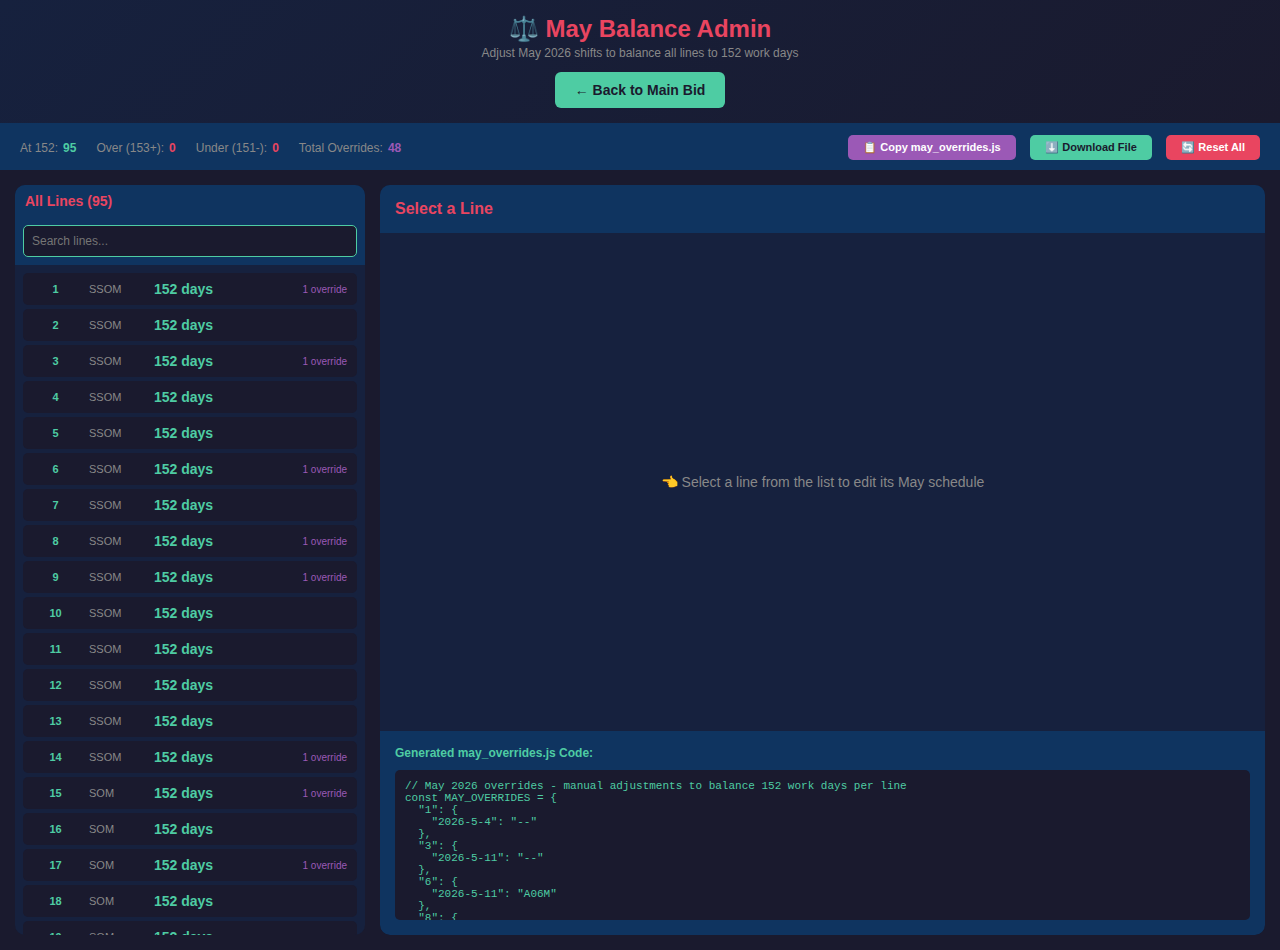
<file: may_balance.html>
<!DOCTYPE html>
<html lang="en">
<head>
    <meta charset="UTF-8">
    <meta name="viewport" content="width=device-width, initial-scale=1.0">
    <title>May Balance Admin - Polish Bid 2026-2027</title>
    <link rel="stylesheet" href="bidding.css">
    <style>
        .balance-container {
            display: grid;
            grid-template-columns: 350px 1fr;
            gap: 15px;
            padding: 15px;
            height: calc(100vh - 120px);
        }
        .lines-list-panel {
            background: #16213e;
            border-radius: 10px;
            overflow: hidden;
            display: flex;
            flex-direction: column;
        }
        .lines-list-content {
            overflow-y: auto;
            padding: 8px;
            flex: 1;
        }
        .line-row {
            display: grid;
            grid-template-columns: 45px 60px 80px 1fr;
            gap: 8px;
            align-items: center;
            padding: 8px 10px;
            border-radius: 5px;
            margin-bottom: 4px;
            background: #1a1a2e;
            cursor: pointer;
            transition: all 0.2s;
        }
        .line-row:hover { background: #0f3460; }
        .line-row.selected { background: #0f3460; border: 2px solid #4ecca3; }
        .line-row.over { background: rgba(233, 69, 96, 0.2); }
        .line-row.under { background: rgba(78, 204, 163, 0.2); }
        .line-nbr { color: #4ecca3; font-weight: bold; }
        .line-desc { color: #888; font-size: 11px; }
        .work-days { font-weight: bold; font-size: 14px; }
        .work-days.target { color: #4ecca3; }
        .work-days.over { color: #e94560; }
        .work-days.under { color: #f0a500; }
        .override-indicator { 
            font-size: 10px; 
            color: #9b59b6;
            text-align: right;
        }
        
        .may-editor-panel {
            background: #16213e;
            border-radius: 10px;
            overflow: hidden;
            display: flex;
            flex-direction: column;
        }
        .may-calendar {
            display: grid;
            grid-template-columns: repeat(7, 1fr);
            gap: 5px;
            padding: 15px;
        }
        .day-header {
            text-align: center;
            color: #4ecca3;
            font-weight: bold;
            font-size: 12px;
            padding: 5px;
        }
        .day-cell {
            aspect-ratio: 1;
            border-radius: 8px;
            display: flex;
            flex-direction: column;
            align-items: center;
            justify-content: center;
            cursor: pointer;
            transition: all 0.2s;
            border: 2px solid transparent;
            min-height: 60px;
        }
        .day-cell:hover { transform: scale(1.05); }
        .day-cell.empty { background: transparent; cursor: default; }
        .day-cell.empty:hover { transform: none; }
        .day-cell.work-day { background: #FFC000; color: #000; }
        .day-cell.off-day { background: #00FF00; color: #000; }
        .day-cell.override { border: 3px solid #9b59b6; box-shadow: 0 0 10px rgba(155, 89, 182, 0.5); }
        .day-cell.holiday { border: 3px solid #e94560; }
        .day-num { font-size: 14px; font-weight: bold; }
        .day-shift { font-size: 10px; margin-top: 2px; }
        .day-dow { font-size: 9px; color: rgba(0,0,0,0.5); }
        .holiday-tag { 
            font-size: 8px; 
            background: #e94560; 
            color: white; 
            padding: 1px 4px; 
            border-radius: 3px;
            margin-top: 2px;
        }
        
        .editor-header {
            padding: 15px;
            background: #0f3460;
            display: flex;
            justify-content: space-between;
            align-items: center;
        }
        .editor-title { color: #e94560; font-weight: bold; font-size: 16px; }
        .editor-stats { display: flex; gap: 20px; }
        .stat-box {
            background: #1a1a2e;
            padding: 8px 15px;
            border-radius: 5px;
            text-align: center;
        }
        .stat-label { color: #888; font-size: 10px; }
        .stat-value { color: #4ecca3; font-weight: bold; font-size: 18px; }
        .stat-value.over { color: #e94560; }
        .stat-value.under { color: #f0a500; }
        
        .shift-picker {
            display: none;
            position: fixed;
            background: #16213e;
            border: 2px solid #4ecca3;
            border-radius: 8px;
            padding: 10px;
            z-index: 1000;
            box-shadow: 0 5px 20px rgba(0,0,0,0.5);
        }
        .shift-picker.show { display: block; }
        .shift-option {
            padding: 8px 15px;
            cursor: pointer;
            border-radius: 4px;
            margin: 2px 0;
            font-size: 12px;
        }
        .shift-option:hover { background: #0f3460; }
        .shift-option.off { background: #00FF00; color: #000; }
        .shift-option.work { background: #FFC000; color: #000; }
        
        .export-panel {
            background: #0f3460;
            padding: 15px;
            border-radius: 0 0 10px 10px;
        }
        .export-code {
            background: #1a1a2e;
            color: #4ecca3;
            font-family: monospace;
            font-size: 11px;
            padding: 10px;
            border-radius: 5px;
            max-height: 150px;
            overflow-y: auto;
            white-space: pre-wrap;
            word-break: break-all;
        }
        
        .summary-bar {
            background: #0f3460;
            padding: 10px 20px;
            display: flex;
            justify-content: space-between;
            align-items: center;
            flex-wrap: wrap;
            gap: 10px;
        }
        .summary-stats { display: flex; gap: 20px; font-size: 12px; }
        .summary-stat { display: flex; align-items: center; gap: 5px; }
        .summary-label { color: #888; }
        .summary-value { font-weight: bold; }
        .summary-value.good { color: #4ecca3; }
        .summary-value.bad { color: #e94560; }
        
        .no-selection {
            display: flex;
            align-items: center;
            justify-content: center;
            height: 100%;
            color: #888;
            font-size: 14px;
        }
        
        .pattern-info {
            background: #1a1a2e;
            padding: 10px 15px;
            margin: 0 15px 15px 15px;
            border-radius: 5px;
            font-size: 11px;
        }
        .pattern-label { color: #888; }
        .pattern-value { color: #4ecca3; font-family: monospace; }
    </style>
</head>
<body>
    <div class="header">
        <div class="header-content">
            <h1>⚖️ May Balance Admin</h1>
            <p>Adjust May 2026 shifts to balance all lines to 152 work days</p>
            <a href="index.html" style="display:inline-block; margin-top:12px; padding:10px 20px; background:#4ecca3; color:#1a1a2e; font-size:14px; font-weight:bold; text-decoration:none; border-radius:6px;">← Back to Main Bid</a>
        </div>
    </div>
    
    <div class="summary-bar">
        <div class="summary-stats">
            <div class="summary-stat">
                <span class="summary-label">At 152:</span>
                <span class="summary-value good" id="countAt152">0</span>
            </div>
            <div class="summary-stat">
                <span class="summary-label">Over (153+):</span>
                <span class="summary-value bad" id="countOver">0</span>
            </div>
            <div class="summary-stat">
                <span class="summary-label">Under (151-):</span>
                <span class="summary-value bad" id="countUnder">0</span>
            </div>
            <div class="summary-stat">
                <span class="summary-label">Total Overrides:</span>
                <span class="summary-value" id="totalOverrides" style="color:#9b59b6;">0</span>
            </div>
        </div>
        <div>
            <button class="btn" onclick="copyExportCode()" style="background:#9b59b6; color:white;">📋 Copy may_overrides.js</button>
            <button class="btn" onclick="downloadExportCode()" style="background:#4ecca3; color:#1a1a2e; margin-left:10px;">⬇️ Download File</button>
            <button class="btn" onclick="resetAllOverrides()" style="background:#e94560; color:white; margin-left:10px;">🔄 Reset All</button>
        </div>
    </div>
    
    <div class="balance-container">
        <div class="lines-list-panel">
            <div class="panel-header">All Lines (95)</div>
            <div style="padding:8px; background:#0f3460;">
                <input type="text" id="lineSearch" placeholder="Search lines..." 
                    style="width:100%; padding:8px; border-radius:5px; background:#1a1a2e; color:#eee; border:1px solid #4ecca3; font-size:12px;"
                    oninput="filterLines()">
            </div>
            <div class="lines-list-content" id="linesList"></div>
        </div>
        
        <div class="may-editor-panel">
            <div class="editor-header">
                <div class="editor-title" id="editorTitle">Select a Line</div>
                <div class="editor-stats" id="editorStats" style="display:none;">
                    <div class="stat-box">
                        <div class="stat-label">Pattern Days</div>
                        <div class="stat-value" id="patternDays">--</div>
                    </div>
                    <div class="stat-box">
                        <div class="stat-label">With Overrides</div>
                        <div class="stat-value" id="actualDays">--</div>
                    </div>
                    <div class="stat-box">
                        <div class="stat-label">May Work Days</div>
                        <div class="stat-value" id="mayWorkDays">--</div>
                    </div>
                </div>
            </div>
            
            <div id="patternInfo" class="pattern-info" style="display:none;">
                <span class="pattern-label">12-Day Pattern: </span>
                <span class="pattern-value" id="patternDisplay"></span>
            </div>
            
            <div id="mayEditorContent" style="flex:1; overflow-y:auto;">
                <div class="no-selection">
                    👈 Select a line from the list to edit its May schedule
                </div>
            </div>
            
            <div class="export-panel">
                <div style="display:flex; justify-content:space-between; align-items:center; margin-bottom:10px;">
                    <span style="color:#4ecca3; font-weight:bold; font-size:12px;">Generated may_overrides.js Code:</span>
                </div>
                <div class="export-code" id="exportCode">// No overrides yet</div>
            </div>
        </div>
    </div>
    
    <!-- Download Confirmation Modal -->
    <div class="modal-overlay" id="downloadConfirmModal" style="display:none; position:fixed; top:0; left:0; right:0; bottom:0; background:rgba(0,0,0,0.8); z-index:2000; align-items:center; justify-content:center;">
        <div style="background:#16213e; padding:25px; border-radius:10px; max-width:400px; text-align:center; border:2px solid #e94560;">
            <h3 style="color:#e94560; margin-bottom:15px;">⚠️ Confirm Download</h3>
            <p style="color:#ccc; font-size:13px; margin-bottom:15px;">
                This will download a new <strong>may_overrides.js</strong> file.<br><br>
                If you replace your existing file, your current overrides will be lost unless you've backed them up.
            </p>
            <p style="color:#4ecca3; font-size:12px; margin-bottom:10px;">Type <strong>YES</strong> to confirm:</p>
            <input type="text" id="downloadConfirmInput" placeholder="Type YES" 
                style="width:100%; padding:10px; border-radius:5px; background:#1a1a2e; color:#fff; border:2px solid #4ecca3; font-size:16px; text-align:center; text-transform:uppercase;"
                onkeydown="if(event.key==='Enter')confirmDownload()">
            <div style="margin-top:15px; display:flex; gap:10px;">
                <button class="btn" onclick="confirmDownload()" style="flex:1; background:#4ecca3; color:#1a1a2e; padding:10px;">Download</button>
                <button class="btn" onclick="hideDownloadConfirm()" style="flex:1; background:#888; color:white; padding:10px;">Cancel</button>
            </div>
        </div>
    </div>

    <div class="shift-picker" id="shiftPicker">
        <div class="shift-option off" onclick="setDayShift('--')">-- (Day Off)</div>
        <div id="shiftOptions"></div>
        <div class="shift-option" style="background:#888; color:white; margin-top:5px;" onclick="hideShiftPicker()">Cancel</div>
    </div>

<!-- Load data files -->
<script src="may_overrides.js"></script>
<script src="annual_bid_data.js"></script>

<script>
    // Working copy of overrides that we'll edit
    let workingOverrides = JSON.parse(JSON.stringify(MAY_OVERRIDES));
    let selectedLine = null;
    let editingDay = null;
    
    const HOLIDAYS = {
        '2026-5-10': 'MOM',
        '2026-5-25': 'MEMOR'
    };
    
    // Get pattern shift for a specific date
    function getPatternShift(lineNbr, dateStr) {
        const line = ANNUAL_BID.find(l => l.lineNbr === String(lineNbr));
        if (!line) return '--';
        
        const startDate = new Date(2026, 3, 1); // April 1, 2026
        const parts = dateStr.split('-');
        const targetDate = new Date(parseInt(parts[0]), parseInt(parts[1])-1, parseInt(parts[2]));
        const daysDiff = Math.floor((targetDate - startDate) / (1000*60*60*24));
        const patternIndex = daysDiff % 12;
        
        return line.days[patternIndex];
    }
    
    // Get actual shift (with override if exists)
    function getActualShift(lineNbr, dateStr) {
        if (workingOverrides[lineNbr] && workingOverrides[lineNbr][dateStr] !== undefined) {
            return workingOverrides[lineNbr][dateStr];
        }
        return getPatternShift(lineNbr, dateStr);
    }
    
    // Count work days for entire year
    function countYearWorkDays(lineNbr) {
        let count = 0;
        const startDate = new Date(2026, 3, 1);
        const endDate = new Date(2027, 2, 31);
        
        let currentDate = new Date(startDate);
        while (currentDate <= endDate) {
            const dateStr = `${currentDate.getFullYear()}-${currentDate.getMonth()+1}-${currentDate.getDate()}`;
            const shift = getActualShift(lineNbr, dateStr);
            if (shift !== '--' && shift !== '-') count++;
            currentDate.setDate(currentDate.getDate() + 1);
        }
        return count;
    }
    
    // Count work days from pattern only (no overrides)
    function countPatternWorkDays(lineNbr) {
        let count = 0;
        const startDate = new Date(2026, 3, 1);
        const endDate = new Date(2027, 2, 31);
        
        let currentDate = new Date(startDate);
        while (currentDate <= endDate) {
            const dateStr = `${currentDate.getFullYear()}-${currentDate.getMonth()+1}-${currentDate.getDate()}`;
            const shift = getPatternShift(lineNbr, dateStr);
            if (shift !== '--' && shift !== '-') count++;
            currentDate.setDate(currentDate.getDate() + 1);
        }
        return count;
    }
    
    // Count May work days
    function countMayWorkDays(lineNbr) {
        let count = 0;
        for (let day = 1; day <= 31; day++) {
            const dateStr = `2026-5-${day}`;
            const shift = getActualShift(lineNbr, dateStr);
            if (shift !== '--' && shift !== '-') count++;
        }
        return count;
    }
    
    // Count overrides for a line
    function countLineOverrides(lineNbr) {
        return workingOverrides[lineNbr] ? Object.keys(workingOverrides[lineNbr]).length : 0;
    }
    
    // Render the lines list
    function renderLinesList() {
        const container = document.getElementById('linesList');
        const searchTerm = document.getElementById('lineSearch').value.toLowerCase();
        
        let at152 = 0, over = 0, under = 0, totalOverrides = 0;
        
        let html = '';
        ANNUAL_BID.forEach(line => {
            const lineNbr = line.lineNbr;
            const workDays = countYearWorkDays(lineNbr);
            const overrideCount = countLineOverrides(lineNbr);
            totalOverrides += overrideCount;
            
            // Filter
            if (searchTerm && !lineNbr.includes(searchTerm) && !line.lineDesc.toLowerCase().includes(searchTerm)) {
                return;
            }
            
            let statusClass = '';
            let daysClass = 'target';
            if (workDays > 152) {
                statusClass = 'over';
                daysClass = 'over';
                over++;
            } else if (workDays < 152) {
                statusClass = 'under';
                daysClass = 'under';
                under++;
            } else {
                at152++;
            }
            
            const selected = selectedLine === lineNbr ? 'selected' : '';
            
            html += `
                <div class="line-row ${statusClass} ${selected}" onclick="selectLine('${lineNbr}')">
                    <span class="line-nbr">${lineNbr}</span>
                    <span class="line-desc">${line.lineDesc}</span>
                    <span class="work-days ${daysClass}">${workDays} days</span>
                    <span class="override-indicator">${overrideCount > 0 ? `${overrideCount} override${overrideCount > 1 ? 's' : ''}` : ''}</span>
                </div>
            `;
        });
        
        container.innerHTML = html;
        
        // Update summary
        document.getElementById('countAt152').textContent = at152;
        document.getElementById('countOver').textContent = over;
        document.getElementById('countUnder').textContent = under;
        document.getElementById('totalOverrides').textContent = totalOverrides;
        
        updateExportCode();
    }
    
    function filterLines() {
        renderLinesList();
    }
    
    // Select a line to edit
    function selectLine(lineNbr) {
        selectedLine = lineNbr;
        renderLinesList();
        renderMayEditor();
    }
    
    // Render the May calendar editor
    function renderMayEditor() {
        if (!selectedLine) return;
        
        const line = ANNUAL_BID.find(l => l.lineNbr === selectedLine);
        document.getElementById('editorTitle').textContent = `Line ${selectedLine} - ${line.lineDesc}`;
        document.getElementById('editorStats').style.display = 'flex';
        document.getElementById('patternInfo').style.display = 'block';
        
        // Show pattern
        document.getElementById('patternDisplay').textContent = line.days.map(d => d === '--' ? 'OFF' : d).join(' → ');
        
        // Update stats
        const patternDays = countPatternWorkDays(selectedLine);
        const actualDays = countYearWorkDays(selectedLine);
        const mayDays = countMayWorkDays(selectedLine);
        
        document.getElementById('patternDays').textContent = patternDays;
        document.getElementById('patternDays').className = 'stat-value' + (patternDays > 152 ? ' over' : patternDays < 152 ? ' under' : '');
        
        document.getElementById('actualDays').textContent = actualDays;
        document.getElementById('actualDays').className = 'stat-value' + (actualDays > 152 ? ' over' : actualDays < 152 ? ' under' : '');
        
        document.getElementById('mayWorkDays').textContent = mayDays;
        
        // Build May calendar
        const dayNames = ['Sun', 'Mon', 'Tue', 'Wed', 'Thu', 'Fri', 'Sat'];
        const firstDay = new Date(2026, 4, 1).getDay(); // May 2026 starts on Friday (5)
        
        let html = '<div class="may-calendar">';
        
        // Day headers
        dayNames.forEach(d => {
            html += `<div class="day-header">${d}</div>`;
        });
        
        // Empty cells before May 1
        for (let i = 0; i < firstDay; i++) {
            html += '<div class="day-cell empty"></div>';
        }
        
        // May days
        for (let day = 1; day <= 31; day++) {
            const dateStr = `2026-5-${day}`;
            const date = new Date(2026, 4, day);
            const dow = dayNames[date.getDay()];
            
            const patternShift = getPatternShift(selectedLine, dateStr);
            const actualShift = getActualShift(selectedLine, dateStr);
            const isOverride = workingOverrides[selectedLine] && workingOverrides[selectedLine][dateStr] !== undefined;
            const isOff = actualShift === '--' || actualShift === '-';
            const holiday = HOLIDAYS[dateStr];
            
            let classes = 'day-cell';
            classes += isOff ? ' off-day' : ' work-day';
            if (isOverride) classes += ' override';
            if (holiday) classes += ' holiday';
            
            html += `
                <div class="${classes}" onclick="showShiftPicker(event, '${dateStr}', '${selectedLine}')">
                    <span class="day-num">${day}</span>
                    <span class="day-dow">${dow}</span>
                    <span class="day-shift">${actualShift}</span>
                    ${holiday ? `<span class="holiday-tag">${holiday}</span>` : ''}
                </div>
            `;
        }
        
        html += '</div>';
        
        // Legend
        html += `
            <div style="padding:15px; font-size:11px; color:#888;">
                <span style="display:inline-block; width:15px; height:15px; background:#FFC000; border-radius:3px; vertical-align:middle; margin-right:5px;"></span> Work Day
                <span style="display:inline-block; width:15px; height:15px; background:#00FF00; border-radius:3px; vertical-align:middle; margin-left:15px; margin-right:5px;"></span> Off Day
                <span style="display:inline-block; width:15px; height:15px; border:3px solid #9b59b6; border-radius:3px; vertical-align:middle; margin-left:15px; margin-right:5px;"></span> Override
                <span style="display:inline-block; width:15px; height:15px; border:3px solid #e94560; border-radius:3px; vertical-align:middle; margin-left:15px; margin-right:5px;"></span> Holiday
            </div>
        `;
        
        document.getElementById('mayEditorContent').innerHTML = html;
    }
    
    // Show shift picker
    function showShiftPicker(event, dateStr, lineNbr) {
        event.stopPropagation();
        editingDay = { dateStr, lineNbr };
        
        const line = ANNUAL_BID.find(l => l.lineNbr === lineNbr);
        const patternShift = getPatternShift(lineNbr, dateStr);
        
        // Get unique shifts from this line's pattern (excluding --)
        const shifts = [...new Set(line.days.filter(d => d !== '--' && d !== '-'))];
        
        let optionsHtml = '';
        shifts.forEach(shift => {
            optionsHtml += `<div class="shift-option work" onclick="setDayShift('${shift}')">${shift}</div>`;
        });
        
        // Add option to reset to pattern
        optionsHtml += `<div class="shift-option" style="background:#9b59b6; color:white; margin-top:5px;" onclick="resetToPattern()">↩️ Reset to Pattern (${patternShift})</div>`;
        
        document.getElementById('shiftOptions').innerHTML = optionsHtml;
        
        const picker = document.getElementById('shiftPicker');
        picker.style.left = event.clientX + 'px';
        picker.style.top = event.clientY + 'px';
        picker.classList.add('show');
    }
    
    function hideShiftPicker() {
        document.getElementById('shiftPicker').classList.remove('show');
        editingDay = null;
    }
    
    function setDayShift(shift) {
        if (!editingDay) return;
        
        const { dateStr, lineNbr } = editingDay;
        const patternShift = getPatternShift(lineNbr, dateStr);
        
        if (shift === patternShift) {
            // Remove override if setting back to pattern
            if (workingOverrides[lineNbr]) {
                delete workingOverrides[lineNbr][dateStr];
                if (Object.keys(workingOverrides[lineNbr]).length === 0) {
                    delete workingOverrides[lineNbr];
                }
            }
        } else {
            // Add override
            if (!workingOverrides[lineNbr]) {
                workingOverrides[lineNbr] = {};
            }
            workingOverrides[lineNbr][dateStr] = shift;
        }
        
        hideShiftPicker();
        renderLinesList();
        renderMayEditor();
    }
    
    function resetToPattern() {
        if (!editingDay) return;
        
        const { dateStr, lineNbr } = editingDay;
        
        if (workingOverrides[lineNbr]) {
            delete workingOverrides[lineNbr][dateStr];
            if (Object.keys(workingOverrides[lineNbr]).length === 0) {
                delete workingOverrides[lineNbr];
            }
        }
        
        hideShiftPicker();
        renderLinesList();
        renderMayEditor();
    }
    
    // Generate export code
    function updateExportCode() {
        let code = '// May 2026 overrides - manual adjustments to balance 152 work days per line\n';
        code += 'const MAY_OVERRIDES = ';
        code += JSON.stringify(workingOverrides, null, 2);
        code += ';\n';
        
        document.getElementById('exportCode').textContent = code;
    }
    
    function copyExportCode() {
        const code = document.getElementById('exportCode').textContent;
        navigator.clipboard.writeText(code).then(() => {
            alert('Code copied to clipboard! Paste it into may_overrides.js');
        });
    }
    
    function downloadExportCode() {
        document.getElementById('downloadConfirmModal').style.display = 'flex';
        document.getElementById('downloadConfirmInput').value = '';
        document.getElementById('downloadConfirmInput').focus();
    }
    
    function hideDownloadConfirm() {
        document.getElementById('downloadConfirmModal').style.display = 'none';
    }
    
    function confirmDownload() {
        const input = document.getElementById('downloadConfirmInput').value.trim().toUpperCase();
        if (input !== 'YES') {
            document.getElementById('downloadConfirmInput').style.borderColor = '#e94560';
            document.getElementById('downloadConfirmInput').value = '';
            document.getElementById('downloadConfirmInput').placeholder = 'Type YES to confirm';
            return;
        }
        
        hideDownloadConfirm();
        
        const code = document.getElementById('exportCode').textContent;
        const blob = new Blob([code], { type: 'text/javascript' });
        const url = URL.createObjectURL(blob);
        const a = document.createElement('a');
        a.href = url;
        a.download = 'may_overrides.js';
        a.click();
        URL.revokeObjectURL(url);
    }
    
    function resetAllOverrides() {
        const confirmation = prompt('This will reset ALL overrides in memory.\n\nType "RESET" to confirm:');
        if (confirmation && confirmation.trim().toUpperCase() === 'RESET') {
            workingOverrides = {};
            renderLinesList();
            if (selectedLine) renderMayEditor();
            alert('All overrides cleared. Refresh the page to restore from file.');
        }
    }
    
    // Close picker when clicking outside
    document.addEventListener('click', (e) => {
        if (!e.target.closest('.shift-picker') && !e.target.closest('.day-cell')) {
            hideShiftPicker();
        }
    });
    
    // Initialize
    document.addEventListener('DOMContentLoaded', () => {
        renderLinesList();
    });
</script>
</body>
</html>
</file>
<file: bidding.css>
* { box-sizing: border-box; margin: 0; padding: 0; }
        body {
            font-family: -apple-system, BlinkMacSystemFont, "Segoe UI", Roboto, sans-serif;
            background: #1a1a2e;
            color: #eee;
            min-height: 100vh;
            display: flex;
            flex-direction: column;
        }

        .header {
            background: linear-gradient(135deg, #16213e 0%, #1a1a2e 100%);
            padding: 15px 20px;
            border-bottom: 2px solid #0f3460;
            flex-shrink: 0;
            display: flex;
            align-items: center;
            gap: 20px;
        }
        .header-image {
            max-width: 180px;
            height: auto;
            border-radius: 10px;
            box-shadow: 0 4px 8px rgba(0,0,0,0.3);
            flex-shrink: 0;
        }
        .header-content {
            flex: 1;
            text-align: center;
        }
        .header h1 { color: #e94560; font-size: 1.5em; }
        .header p { color: #888; margin-top: 3px; font-size: 12px; }

        .status-bar {
            background: #0f3460;
            padding: 8px 20px;
            display: flex;
            justify-content: space-between;
            align-items: center;
            font-size: 12px;
            flex-wrap: wrap;
            gap: 10px;
            flex-shrink: 0;
        }
        .status-bar .stats { display: flex; gap: 20px; align-items: center; flex-wrap: wrap; }
        .stat { display: flex; align-items: center; gap: 5px; }
        .stat-label { color: #888; }
        .stat-value { color: #4ecca3; font-weight: bold; }
        .stat-value.available { color: #e94560; }

        .mode-indicator {
            padding: 4px 10px;
            border-radius: 4px;
            font-size: 11px;
            font-weight: bold;
        }
        .mode-indicator.admin { background: #e94560; color: white; }
        .mode-indicator.viewer { background: #4ecca3; color: #1a1a2e; }

        .sync-status {
            display: flex;
            align-items: center;
            gap: 8px;
            color: #888;
            font-size: 11px;
        }
        .sync-dot {
            width: 8px;
            height: 8px;
            border-radius: 50%;
            background: #4ecca3;
        }
        .sync-dot.syncing { background: #f0a500; animation: pulse 1s infinite; }
        .sync-dot.error { background: #e94560; }
        @keyframes pulse { 0%, 100% { opacity: 1; } 50% { opacity: 0.5; } }

        .main-wrapper {
            flex: 1;
            overflow-y: auto;
            overflow-x: auto;
            padding: 15px;
        }

        .main-container {
            display: grid;
            grid-template-columns: 200px 1fr;
            gap: 10px;
            min-height: min-content;
        }

        .panel {
            background: #16213e;
            border-radius: 10px;
            overflow: hidden;
        }
        
        /* Allow sticky positioning in lines panel */
        .panel:has(#linesPanel) {
            overflow: visible;
        }
        
        #linesPanel {
            overflow-y: auto;
            max-height: calc(100vh - 250px);
        }
        
        /* Single sticky wrapper for all 4 header rows */
        .sticky-header-wrapper {
            position: sticky;
            top: 0;
            z-index: 20;
            margin: -8px -8px 0 -8px;
            padding: 8px 8px 0 8px;
        }
        
        /* Solid background layer behind everything */
        .sticky-header-wrapper::before {
            content: '';
            position: absolute;
            top: 0;
            left: 0;
            right: 0;
            bottom: 0;
            background: #16213e;
            z-index: -1;
        }
        
        .panel-header {
            background: #0f3460;
            padding: 8px 10px;
            color: #e94560;
            font-weight: bold;
            font-size: 14px;
            position: sticky;
            top: 0;
            z-index: 10;
        }
        .panel-content {
            padding: 8px;
        }

        .group-title {
            color: #4ecca3;
            font-size: 12px;
            font-weight: bold;
            padding: 6px 4px 4px 4px;
            border-top: 1px solid #0f3460;
            margin-top: 8px;
        }
        .group-title:first-child { border-top: none; margin-top: 0; }

        .entry-header {
            display: grid;
            grid-template-columns: 28px 1fr 42px 20px;
            gap: 4px;
            padding: 5px 6px;
            background: #0f3460;
            border-radius: 5px;
            margin-bottom: 4px;
            font-size: 12px;
            color: #4ecca3;
            font-weight: bold;
        }

        .seniority-entry {
            display: grid;
            grid-template-columns: 28px 1fr 42px 20px;
            gap: 4px;
            align-items: center;
            padding: 4px 6px;
            border-radius: 4px;
            margin-bottom: 2px;
            background: #1a1a2e;
            font-size: 12px;
        }
        .seniority-entry:hover { background: #0f3460; }
        .seniority-entry.assigned { background: rgba(78,204,163,0.2); }

        .sen-nbr {
            color: #888;
            font-weight: bold;
            text-align: center;
        }
        .sen-name {
            color: #eee;
            white-space: nowrap;
            overflow: visible;
            font-size: 11px;
        }
        .sen-input {
            width: 38px;
            padding: 4px 2px;
            border: 2px solid #0f3460;
            border-radius: 3px;
            background: #1a1a2e;
            color: #eee;
            font-size: 13px;
            text-align: center;
        }
        .sen-input:focus {
            outline: none;
            border-color: #e94560;
        }
        .sen-input.filled {
            border-color: #4ecca3;
            background: rgba(78,204,163,0.15);
            color: #4ecca3;
            font-weight: bold;
        }
        .sen-line-display {
            width: 38px;
            padding: 4px 2px;
            border: 2px solid #0f3460;
            border-radius: 3px;
            background: #1a1a2e;
            color: #4ecca3;
            font-size: 13px;
            text-align: center;
            font-weight: bold;
            transition: all 0.2s;
        }
        .sen-line-display[style*="cursor:pointer"]:hover {
            border-color: #e94560;
            transform: scale(1.05);
            box-shadow: 0 0 8px rgba(233,69,96,0.6);
        }
        .sen-line-display.empty {
            color: #555;
        }
        .sen-delete {
            width: 18px;
            height: 18px;
            border: none;
            border-radius: 3px;
            background: #e94560;
            color: white;
            font-size: 11px;
            font-weight: bold;
            cursor: pointer;
            display: flex;
            align-items: center;
            justify-content: center;
            padding: 0;
            margin-left: 2px;
        }
        .sen-delete:hover {
            background: #ff6b6b;
        }

        .lines-header {
            display: grid;
            grid-template-columns: 35px 70px 70px repeat(12, 1fr);
            gap: 0;
            padding: 5px 4px;
            background: #0f3460;
            border-radius: 0;
            margin-bottom: 0;
            font-size: 11px;
            color: #4ecca3;
            font-weight: bold;
            text-align: center;
        }

        .lines-holiday-subheader {
            display: grid;
            grid-template-columns: 35px 70px 70px repeat(12, 1fr);
            gap: 0;
            padding: 5px 4px;
            background: #16213e;
            border-radius: 0;
            margin-bottom: 0;
            font-size: 9px;
            color: #e94560;
            text-align: center;
        }
        .lines-holiday-subheader .spacer { grid-column: span 3; }

        .line-row {
            display: grid;
            grid-template-columns: 35px 70px 70px repeat(12, 1fr);
            gap: 2px;
            align-items: center;
            padding: 3px 4px;
            border-radius: 4px;
            margin-bottom: 1px;
            background: #1a1a2e;
            font-size: 11px;
        }
        .line-row:hover { background: #0f3460; }
        .line-row.taken { background: rgba(78,204,163,0.15); }

        .line-nbr {
            color: #4ecca3;
            font-weight: bold;
            text-align: center;
        }
        .line-desc {
            color: #000;
            font-size: 10px;
            white-space: nowrap;
            overflow: hidden;
            text-overflow: ellipsis;
            padding: 1px 3px;
            border-radius: 2px;
        }
        .line-bidder {
            font-size: 10px;
            white-space: nowrap;
            overflow: hidden;
            text-overflow: ellipsis;
        }
        .line-bidder.taken { color: #f0a500; font-weight: bold; }
        .line-bidder.available { color: #555; font-style: italic; }

        .day-cell {
            text-align: center;
            font-size: 10px;
            color: #000;
            padding: 2px 1px;
            background: #ddd;
            border-radius: 2px;
        }

        .footer {
            background: #16213e;
            padding: 8px 20px;
            display: flex;
            justify-content: space-between;
            align-items: center;
            gap: 10px;
            flex-wrap: wrap;
            flex-shrink: 0;
        }
        .btn {
            padding: 6px 15px;
            border: none;
            border-radius: 5px;
            cursor: pointer;
            font-size: 11px;
            font-weight: bold;
            transition: all 0.2s;
        }
        .btn-primary { background: #e94560; color: white; }
        .btn-primary:hover { background: #ff6b6b; }
        .btn-secondary { background: #0f3460; color: #eee; }
        .btn-secondary:hover { background: #2a3f5f; }
        .btn-legend { background: #4ecca3; color: #1a1a2e; }
        .btn-admin { background: #f0a500; color: #1a1a2e; }

        .modal-overlay {
            display: none;
            position: fixed;
            top: 0; left: 0; right: 0; bottom: 0;
            background: rgba(0,0,0,0.8);
            z-index: 100;
            justify-content: center;
            align-items: center;
        }
        .modal-overlay.show { display: flex; }
        .modal {
            background: #16213e;
            border-radius: 15px;
            padding: 25px;
            max-width: 800px;
            max-height: 80vh;
            overflow-y: auto;
        }
        .modal h3 { color: #e94560; margin-bottom: 15px; }
        .modal-close {
            float: right;
            background: #e94560;
            border: none;
            color: white;
            padding: 5px 12px;
            border-radius: 5px;
            cursor: pointer;
        }
        .legend-grid {
            display: grid;
            grid-template-columns: repeat(auto-fit, minmax(200px, 1fr));
            gap: 20px;
            margin-top: 15px;
        }
        .legend-section h4 { color: #4ecca3; margin-bottom: 10px; font-size: 13px; }
        .legend-item {
            display: flex;
            gap: 10px;
            padding: 5px 0;
            font-size: 12px;
            border-bottom: 1px solid #0f3460;
        }
        .legend-item:last-child { border-bottom: none; }
        .legend-code { color: #4ecca3; font-weight: bold; min-width: 100px; }

        .calendar-modal {
            background: #16213e;
            border-radius: 15px;
            padding: 20px;
            max-width: 98vw;
            max-height: 90vh;
            overflow-y: auto;
            width: auto;
        }
        .calendar-modal h3 { color: #e94560; margin-bottom: 5px; }
        .calendar-modal .line-info { color: #4ecca3; font-size: 14px; margin-bottom: 15px; }
        .calendar-grid {
            display: grid;
            grid-template-columns: repeat(4, 1fr);
            gap: 15px;
        }
        @media (max-width: 900px) {
            .calendar-grid { grid-template-columns: repeat(2, 1fr); }
        }
        @media (max-width: 500px) {
            .calendar-grid { grid-template-columns: 1fr; }
        }
        .month-block {
            background: #0f3460;
            border-radius: 8px;
            padding: 10px;
        }
        .month-title {
            color: #e94560;
            font-weight: bold;
            text-align: center;
            margin-bottom: 8px;
            font-size: 13px;
        }
        .month-header {
            display: grid;
            grid-template-columns: repeat(7, 1fr);
            gap: 2px;
            margin-bottom: 4px;
        }
        .month-header span {
            text-align: center;
            font-size: 9px;
            color: #888;
            font-weight: bold;
        }
        .month-days {
            display: grid;
            grid-template-columns: repeat(7, 1fr);
            gap: 2px;
        }
        .cal-day {
            aspect-ratio: 1;
            display: flex;
            flex-direction: column;
            align-items: center;
            justify-content: center;
            border-radius: 3px;
            font-size: 8px;
            min-height: 32px;
            position: relative;
        }
        .cal-day.empty { background: transparent; }
        .cal-day.off-day::after {
            content: '';
            position: absolute;
            top: 3px;
            right: 3px;
            width: 6px;
            height: 6px;
            background: #00DD00;
            border-radius: 50%;
            border: 1px solid #00AA00;
        }
        .cal-day .day-num {
            font-size: 7px;
            opacity: 0.7;
            margin-bottom: 1px;
        }
        .cal-day .shift-code {
            font-weight: bold;
            font-size: 9px;
        }
        .cal-day .holiday-tag {
            position: absolute;
            bottom: 1px;
            font-size: 5px;
            font-weight: bold;
            color: #e94560;
            background: rgba(0,0,0,0.6);
            padding: 0 2px;
            border-radius: 2px;
            white-space: nowrap;
        }
        .cal-day.holiday {
            border: 2px solid #e94560;
            position: relative;
        }
        .calendar-legend {
            display: flex;
            flex-wrap: wrap;
            gap: 10px;
            margin-top: 15px;
            padding: 10px;
            background: #0f3460;
            border-radius: 5px;
            justify-content: center;
        }
        .calendar-legend-item {
            font-size: 10px;
            padding: 3px 8px;
            border-radius: 3px;
        }

        .traditional-view {
            width: 100%;
            overflow-x: auto;
            min-width: 0;
            box-sizing: border-box;
        }
        .traditional-month-row {
            display: flex;
            align-items: center;
            margin-bottom: 15px;
            font-size: 11px;
            width: 100%;
            min-width: 0;
        }
        .traditional-month-label {
            width: 80px;
            font-weight: bold;
            color: #e94560;
            text-align: center;
            flex-shrink: 0;
        }
        .traditional-month-data {
            flex: 1;
            display: flex;
            flex-direction: column;
            gap: 2px;
            width: 100%;
            min-width: 0;
        }
        .traditional-row {
            display: grid;
            grid-template-columns: repeat(31, 1fr);
            gap: 1px;
            flex-wrap: nowrap;
            width: 100%;
            min-width: 0;
        }
        .traditional-day-cell {
            height: 20px;
            display: flex;
            align-items: center;
            justify-content: center;
            font-size: 9px;
            border: 1px solid #333;
            border-radius: 2px;
            position: relative;
            box-sizing: border-box;
            padding: 0;
            overflow: hidden;
        }
        .traditional-day-cell.header {
            background: #16213e;
            color: #aaa;
            font-weight: bold;
            border-color: #444;
            padding: 0;
        }
        .traditional-day-cell.dow {
            background: #0f3460;
            color: #ccc;
            font-size: 8px;
            padding: 0;
        }
        .traditional-day-cell.notes {
            background: #ffffff;
            border: 1px solid #666;
            min-height: 20px;
        }
        .traditional-day-cell.off-day::after {
            content: '';
            position: absolute;
            top: 2px;
            right: 2px;
            width: 4px;
            height: 4px;
            background: #00DD00;
            border-radius: 50%;
            border: 1px solid #00AA00;
        }

        /* Manual Compare Styles */
        .manual-compare-container {
            display: flex;
            flex-direction: column;
        }
        .manual-compare-month {
            display: flex;
            margin-bottom: 5px;
            font-size: 11px;
        }
        .manual-compare-label {
            width: 70px;
            font-weight: bold;
            color: #e94560;
            text-align: center;
            display: flex;
            align-items: center;
            justify-content: center;
            flex-shrink: 0;
        }
        .manual-compare-data {
            flex: 1;
            display: flex;
            flex-direction: column;
            gap: 1px;
            min-width: 0;
        }
        .manual-compare-row {
            display: grid;
            grid-template-columns: repeat(31, 1fr);
            gap: 1px;
            width: 100%;
            min-width: 0;
        }
        .manual-compare-cell {
            height: 18px;
            font-size: 8px;
            border: 1px solid #333;
            display: flex;
            align-items: center;
            justify-content: center;
            position: relative;
            overflow: hidden;
            box-sizing: border-box;
        }
        .manual-compare-cell.day-dow {
            height: 20px;
            font-size: 7px;
            background: #16213e;
            color: #ccc;
            font-weight: bold;
            line-height: 1.2;
            flex-direction: column;
            padding: 2px 0;
        }
        .manual-compare-cell.empty {
            background: #0a0a0a;
            border-color: #0a0a0a;
        }
        .manual-compare-cell.off-day::after {
            content: '';
            position: absolute;
            top: 2px;
            right: 2px;
            width: 4px;
            height: 4px;
            background: #00DD00;
            border-radius: 50%;
            border: 1px solid #00AA00;
        }

        .line-desc-clickable {
            cursor: pointer;
            transition: transform 0.1s;
        }
        .line-desc-clickable:hover {
            transform: scale(1.05);
            box-shadow: 0 0 5px rgba(233,69,96,0.5);
        }

        .password-modal {
            background: #16213e;
            border-radius: 15px;
            padding: 30px;
            width: 350px;
            text-align: center;
        }
        .password-modal h3 { color: #e94560; margin-bottom: 20px; }
        .password-modal input {
            width: 100%;
            padding: 12px;
            border: 2px solid #0f3460;
            border-radius: 8px;
            background: #1a1a2e;
            color: #eee;
            font-size: 16px;
            margin-bottom: 15px;
        }
        .password-modal input:focus {
            outline: none;
            border-color: #e94560;
        }
        .password-error {
            color: #e94560;
            font-size: 12px;
            margin-bottom: 10px;
            display: none;
        }

        @media (max-width: 900px) {
            .main-wrapper { overflow-x: auto; }
            .main-container { min-width: 780px; }
            .header { flex-direction: column; gap: 10px; }
            .header-image { max-width: 150px; }
            .header h1 { font-size: 1.2em; }
            .header p { font-size: 10px; }
            .header a { font-size: 12px !important; padding: 8px 15px !important; }
            .status-bar { flex-direction: column; align-items: flex-start; gap: 8px; }
            .status-bar .stats { width: 100%; justify-content: flex-start; flex-wrap: wrap; }
            .footer { flex-direction: column; gap: 10px; }
            .footer > div { width: 100%; display: flex; justify-content: center; gap: 10px; flex-wrap: wrap; }
        }

        @media (max-width: 500px) {
            .header-image { max-width: 120px; }
            .header h1 { font-size: 1em; }
            .header a { font-size: 11px !important; padding: 6px 12px !important; margin-top: 8px !important; }
            .status-bar .stats { gap: 5px; font-size: 10px; }
            .mode-indicator { padding: 3px 8px; font-size: 9px; }
            .btn { padding: 6px 10px; font-size: 10px; }
            .btn-legend { padding: 4px 8px; font-size: 9px; }
            .modal { margin: 10px; padding: 15px; max-height: 90vh; }
            .legend-grid { grid-template-columns: 1fr; }
            .password-modal { width: 90%; padding: 20px; }
        }
    @media print {
            html, body {
                height: 100% !important;
                margin: 0 !important;
                padding: 0 !important;
            }
            * { visibility: hidden !important; }
            .calendar-modal, .calendar-modal * {
                visibility: visible !important;
            }
            .modal-overlay#calendarModal {
                display: block !important;
                position: fixed !important;
                top: 0 !important;
                left: 0 !important;
                right: 0 !important;
                bottom: 0 !important;
                width: 100vw !important;
                height: 100vh !important;
                background: none !important;
                overflow: visible !important;
                z-index: 99999 !important;
                padding: 0 !important;
                margin: 0 !important;
            }
            .calendar-modal {
                position: absolute !important;
                top: 0 !important;
                left: 0 !important;
                right: 0 !important;
                bottom: 0 !important;
                width: 100% !important;
                height: 100% !important;
                max-width: none !important;
                max-height: none !important;
                background: white !important;
                color: black !important;
                padding: 5px !important;
                margin: 0 !important;
                box-shadow: none !important;
                overflow: hidden !important;
                border-radius: 0 !important;
                box-sizing: border-box !important;
            }
            .calendar-modal h3 {
                color: black !important;
                font-size: 14px !important;
                height: 18px !important;
                margin: 0 0 6px 0 !important;
                padding: 0 !important;
                line-height: 1.2 !important;
            }
            .calendar-grid {
                display: grid !important;
                grid-template-columns: repeat(3, 1fr) !important;
                grid-template-rows: repeat(4, 1fr) !important;
                gap: 6px !important;
                width: 100% !important;
                height: calc(100% - 24px) !important;
            }
            .month-block {
                background: #f5f5f5 !important;
                border: 1px solid #999;
                padding: 4px !important;
                display: flex !important;
                flex-direction: column !important;
                overflow: hidden !important;
                -webkit-print-color-adjust: exact !important;
                print-color-adjust: exact !important;
                color-adjust: exact !important;
            }
            .month-title {
                color: black !important;
                font-size: 10px !important;
                margin: 0 0 4px 0 !important;
                flex-shrink: 0 !important;
            }
            .month-header {
                gap: 2px !important;
                margin-bottom: 4px !important;
                flex-shrink: 0 !important;
            }
            .month-header span {
                color: #333 !important;
                font-size: 7px !important;
            }
            .month-days {
                gap: 2px !important;
                flex: 1 !important;
                display: grid !important;
                min-height: 0 !important;
            }
            .cal-day {
                border: 1px solid #ccc;
                min-height: auto !important;
                height: 100% !important;
                aspect-ratio: auto !important;
                padding: 2px !important;
                display: flex !important;
                flex-direction: column !important;
                justify-content: center !important;
                position: relative !important;
                -webkit-print-color-adjust: exact !important;
                print-color-adjust: exact !important;
                color-adjust: exact !important;
            }
            .cal-day.empty {
                background: transparent !important;
            }
            .cal-day.off-day::after {
                content: '' !important;
                position: absolute !important;
                top: 2px !important;
                right: 2px !important;
                width: 5px !important;
                height: 5px !important;
                background: #00DD00 !important;
                border-radius: 50% !important;
                border: 1px solid #00AA00 !important;
                -webkit-print-color-adjust: exact !important;
                print-color-adjust: exact !important;
                color-adjust: exact !important;
            }
            .cal-day .day-num {
                font-size: 6px !important;
                opacity: 1 !important;
                margin-bottom: 1px !important;
            }
            .cal-day .shift-code {
                font-size: 7px !important;
            }
            .cal-day.holiday { border: 2px solid #e94560 !important; }
            .cal-day .holiday-tag {
                font-size: 5px !important;
                padding: 0 2px !important;
                -webkit-print-color-adjust: exact !important;
                print-color-adjust: exact !important;
            }
            .calendar-legend {
                display: none !important;
            }
            .calendar-legend-item {
                display: none !important;
            }
            .btn, .modal-close, button { display: none !important; }

            /* Hide everything else */
            body > *:not(#calendarModal) { display: none !important; }
            .header, .status-bar, .main-wrapper, .footer,
            #passwordModal, #legendModal { display: none !important; }

            /* Traditional View Print Styles */
            .traditional-view {
                display: flex !important;
                flex-direction: column !important;
                width: 100% !important;
                height: calc(100% - 24px) !important;
                overflow: hidden !important;
                min-width: 950px !important;
                box-sizing: border-box !important;
            }
            .traditional-view > div:first-child {
                flex-shrink: 0 !important;
                height: auto !important;
                font-size: 10px !important;
                margin-bottom: 3px !important;
            }
            .traditional-month-row {
                page-break-inside: avoid;
                margin-bottom: 0px !important;
                display: flex !important;
                flex-shrink: 0 !important;
                flex: 1 !important;
                width: 100% !important;
                min-width: 950px !important;
            }
            .traditional-month-label {
                width: 50px !important;
                font-size: 6px !important;
                flex-shrink: 0 !important;
            }
            .traditional-month-data {
                display: flex !important;
                flex-direction: column !important;
                gap: 0 !important;
                width: calc(100% - 50px) !important;
                min-width: 900px !important;
                flex-shrink: 0 !important;
            }
            .traditional-row {
                display: grid !important;
                grid-template-columns: repeat(31, 1fr) !important;
                gap: 0 !important;
                width: 100% !important;
                min-width: 900px !important;
                grid-auto-flow: column !important;
            }
            .traditional-day-cell {
                height: 11px !important;
                font-size: 8px !important;
                border: 0.5px solid #666 !important;
                -webkit-print-color-adjust: exact !important;
                print-color-adjust: exact !important;
                padding: 0 !important;
                box-sizing: border-box !important;
                overflow: hidden !important;
                display: flex !important;
                align-items: center !important;
                justify-content: center !important;
                min-width: 0 !important;
            }
            .traditional-day-cell.header {
                font-size: 7.5px !important;
                font-weight: bold !important;
                padding: 0 !important;
            }
            .traditional-day-cell.dow {
                font-size: 7px !important;
                background: #eee !important;
                padding: 0 !important;
            }
            .traditional-day-cell.notes {
                background: #ffffff !important;
                min-height: 11px !important;
                -webkit-print-color-adjust: exact !important;
                print-color-adjust: exact !important;
            }
            .traditional-day-cell.off-day::after {
                width: 2px !important;
                height: 2px !important;
                top: 1px !important;
                right: 1px !important;
                -webkit-print-color-adjust: exact !important;
                print-color-adjust: exact !important;
            }
            .traditional-month-label {
                width: 70px !important;
                font-size: 8px !important;
            }
            .traditional-month-data {
                gap: 0 !important;
            }
            .traditional-row {
                gap: 0 !important;
                flex-wrap: nowrap !important;
            }

            @page {
                size: landscape;
                margin: 0.15in;
            }
        }
</file>
